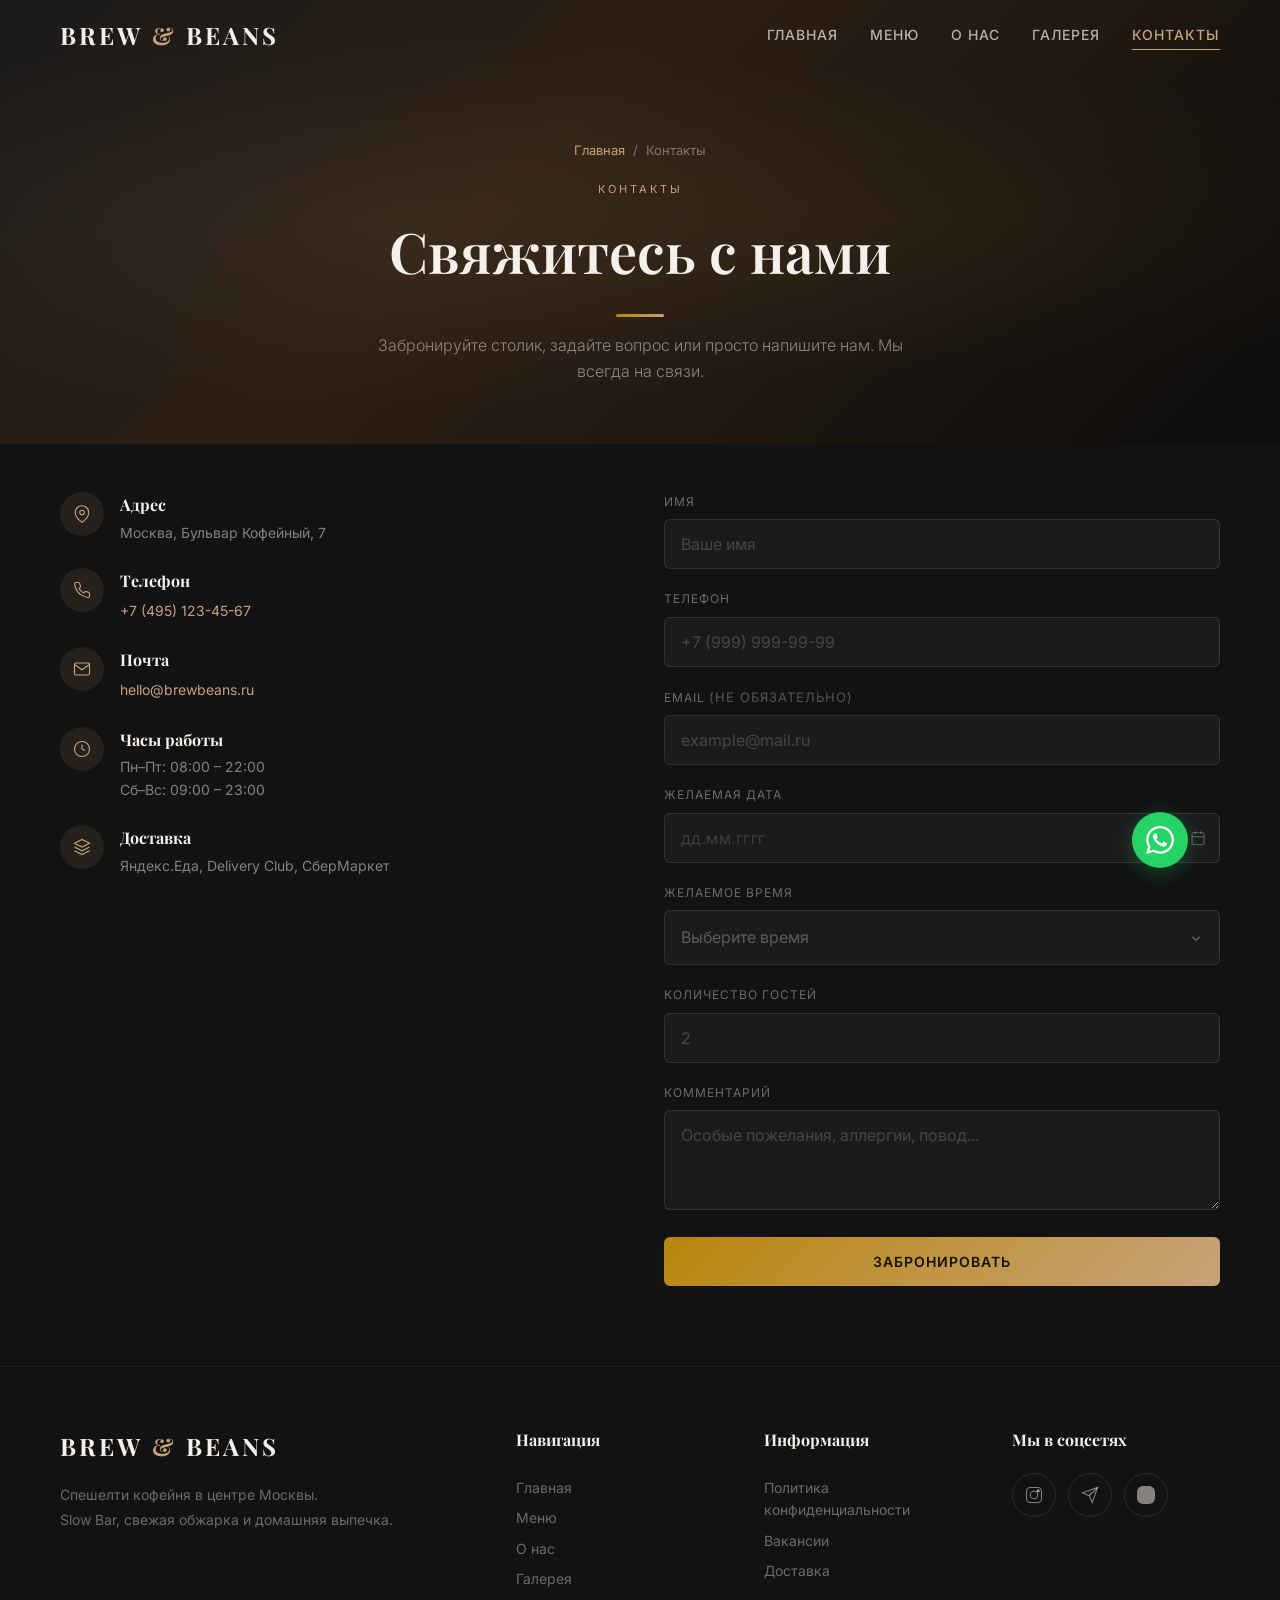
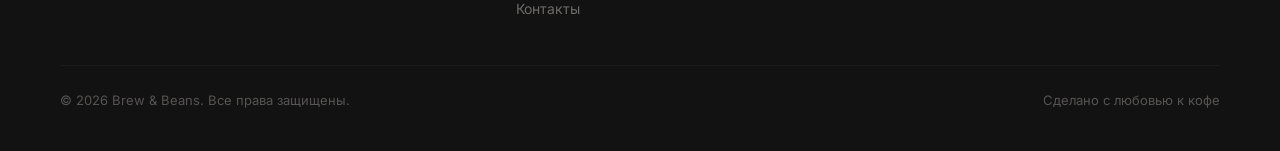
<file: brew-beans/multipage/contact.html>
<!DOCTYPE html>
<html lang="ru">
<head>
  <meta charset="UTF-8">
  <meta name="viewport" content="width=device-width, initial-scale=1.0">
  <title>Контакты — BREW & BEANS</title>
  <meta name="description" content="Контакты кофейни Brew & Beans: адрес, телефон, форма бронирования столика.">
  <link rel="canonical" href="https://brewbeans.ru/contact.html">
  <meta name="theme-color" content="#121212">
  <meta name="robots" content="index, follow">
  <link rel="icon" type="image/svg+xml" href="favicon.svg">
  <link rel="icon" type="image/png" sizes="32x32" href="favicon-32.png">
  <link rel="apple-touch-icon" sizes="180x180" href="apple-touch-icon.png">
  <link rel="manifest" href="site.webmanifest">
  <meta property="og:type" content="website">
  <meta property="og:site_name" content="Brew & Beans">
  <meta property="og:locale" content="ru_RU">
  <meta property="og:title" content="Контакты — BREW & BEANS">
  <meta property="og:description" content="Контакты кофейни Brew & Beans: адрес, телефон, форма бронирования столика.">
  <meta property="og:url" content="https://brewbeans.ru/contact.html">
  <meta property="og:image" content="https://brewbeans.ru/og-image.jpg">
  <meta property="og:image:width" content="1200">
  <meta property="og:image:height" content="630">
  <meta name="twitter:card" content="summary_large_image">
  <meta name="twitter:title" content="Контакты — BREW & BEANS">
  <meta name="twitter:description" content="Контакты кофейни Brew & Beans: адрес, телефон, форма бронирования столика.">
  <meta name="twitter:image" content="https://brewbeans.ru/og-image.jpg">
  <link rel="preconnect" href="https://fonts.googleapis.com">
  <link rel="preconnect" href="https://fonts.gstatic.com" crossorigin>
  <link href="https://fonts.googleapis.com/css2?family=Inter:wght@300;400;500;600&family=Playfair+Display:ital,wght@0,400;0,500;0,600;0,700;1,400&display=swap" rel="stylesheet">
  <link rel="stylesheet" href="css/style.css">
</head>
<body>

<header class="header" id="header">
  <div class="container">
    <a href="index.html" class="logo">BREW <span>&</span> BEANS</a>
    <nav class="nav">
      <a href="index.html">Главная</a>
      <a href="menu.html">Меню</a>
      <a href="about.html">О нас</a>
      <a href="gallery.html">Галерея</a>
      <a href="contact.html" class="active">Контакты</a>
    </nav>
    <button class="burger" id="burger" type="button" aria-label="Меню">
      <span></span><span></span><span></span>
    </button>
  </div>
</header>

<div class="mobile-menu" id="mobileMenu">
  <a href="index.html" data-mobile-link>Главная</a>
  <a href="menu.html" data-mobile-link>Меню</a>
  <a href="about.html" data-mobile-link>О нас</a>
  <a href="gallery.html" data-mobile-link>Галерея</a>
  <a href="contact.html" data-mobile-link>Контакты</a>
</div>

<section class="page-header">
  <div class="container">
    <div class="breadcrumbs">
      <a href="index.html">Главная</a>
      <span>/</span>
      <span>Контакты</span>
    </div>
    <p class="page-label">Контакты</p>
    <h1 class="page-title">Свяжитесь с нами</h1>
    <p class="page-desc">Забронируйте столик, задайте вопрос или просто напишите нам. Мы всегда на связи.</p>
  </div>
</section>

<section class="section" style="padding-top:0;">
  <div class="container">
    <div class="contact-grid">
      <div class="contact-info reveal">
        <div class="contact-info-item">
          <div class="contact-info-icon">
            <svg width="18" height="18" viewBox="0 0 24 24" fill="none" stroke="currentColor" stroke-width="1.5"><path d="M21 10c0 7-9 13-9 13s-9-6-9-13a9 9 0 0 1 18 0z"/><circle cx="12" cy="10" r="3"/></svg>
          </div>
          <div class="contact-info-text">
            <h4>Адрес</h4>
            <p>Москва, Бульвар Кофейный, 7</p>
          </div>
        </div>
        <div class="contact-info-item">
          <div class="contact-info-icon">
            <svg width="18" height="18" viewBox="0 0 24 24" fill="none" stroke="currentColor" stroke-width="1.5"><path d="M22 16.92v3a2 2 0 0 1-2.18 2 19.79 19.79 0 0 1-8.63-3.07 19.5 19.5 0 0 1-6-6 19.79 19.79 0 0 1-3.07-8.67A2 2 0 0 1 4.11 2h3a2 2 0 0 1 2 1.72 12.84 12.84 0 0 0 .7 2.81 2 2 0 0 1-.45 2.11L8.09 9.91a16 16 0 0 0 6 6l1.27-1.27a2 2 0 0 1 2.11-.45 12.84 12.84 0 0 0 2.81.7A2 2 0 0 1 22 16.92z"/></svg>
          </div>
          <div class="contact-info-text">
            <h4>Телефон</h4>
            <a href="tel:+74951234567">+7 (495) 123-45-67</a>
          </div>
        </div>
        <div class="contact-info-item">
          <div class="contact-info-icon">
            <svg width="18" height="18" viewBox="0 0 24 24" fill="none" stroke="currentColor" stroke-width="1.5"><path d="M4 4h16c1.1 0 2 .9 2 2v12c0 1.1-.9 2-2 2H4c-1.1 0-2-.9-2-2V6c0-1.1.9-2 2-2z"/><polyline points="22,6 12,13 2,6"/></svg>
          </div>
          <div class="contact-info-text">
            <h4>Почта</h4>
            <a href="mailto:hello@brewbeans.ru">hello@brewbeans.ru</a>
          </div>
        </div>
        <div class="contact-info-item">
          <div class="contact-info-icon">
            <svg width="18" height="18" viewBox="0 0 24 24" fill="none" stroke="currentColor" stroke-width="1.5"><circle cx="12" cy="12" r="10"/><polyline points="12 6 12 12 16 14"/></svg>
          </div>
          <div class="contact-info-text">
            <h4>Часы работы</h4>
            <p>Пн–Пт: 08:00 – 22:00<br>Сб–Вс: 09:00 – 23:00</p>
          </div>
        </div>
        <div class="contact-info-item">
          <div class="contact-info-icon">
            <svg width="18" height="18" viewBox="0 0 24 24" fill="none" stroke="currentColor" stroke-width="1.5"><path d="M12 2L2 7l10 5 10-5-10-5z"/><path d="M2 17l10 5 10-5"/><path d="M2 12l10 5 10-5"/></svg>
          </div>
          <div class="contact-info-text">
            <h4>Доставка</h4>
            <p>Яндекс.Еда, Delivery Club, СберМаркет</p>
          </div>
        </div>
        <iframe class="contact-map" src="https://yandex.ru/map-widget/v1/?ll=37.6176%2C55.7558&z=15&l=map&pt=37.6176%2C55.7558%2Cpm2gol&text=Москва%2C%20Бульвар%20Кофейный%2C%207" loading="lazy" title="Карта"></iframe>
      </div>
      <form class="contact-form reveal reveal-delay-1" id="contactForm" novalidate>
        <div class="form-group">
          <label for="formName">Имя</label>
          <input type="text" id="formName" placeholder="Ваше имя" autocomplete="name" required>
          <div class="form-error" id="nameError">Пожалуйста, введите имя (минимум 2 символа)</div>
        </div>
        <div class="form-group">
          <label for="formPhone">Телефон</label>
          <input type="tel" id="formPhone" placeholder="+7 (999) 999-99-99" autocomplete="tel" required>
          <div class="form-error" id="phoneError">Пожалуйста, введите корректный номер телефона</div>
        </div>
        <div class="form-group">
          <label for="formEmail">Email <span style="color:rgba(245,240,235,0.3);font-weight:400;font-size:13px;">(не обязательно)</span></label>
          <input type="email" id="formEmail" placeholder="example@mail.ru" autocomplete="email">
          <div class="form-error" id="emailError">Пожалуйста, введите корректный email</div>
        </div>
        <div class="form-group">
          <label for="formDate">Желаемая дата</label>
          <div class="date-input-wrapper">
            <input type="text" id="formDate" required placeholder="дд.мм.гггг" inputmode="numeric" autocomplete="off">
            <button type="button" class="date-cal-btn" id="formDateBtn" aria-label="Календарь">
              <svg width="16" height="16" viewBox="0 0 24 24" fill="none" stroke="currentColor" stroke-width="2"><rect x="3" y="4" width="18" height="18" rx="2"/><line x1="16" y1="2" x2="16" y2="6"/><line x1="8" y1="2" x2="8" y2="6"/><line x1="3" y1="10" x2="21" y2="10"/></svg>
            </button>
            <input type="date" id="formDatePicker" aria-hidden="true" tabindex="-1" class="date-picker-hidden">
          </div>
          <div class="form-error" id="dateError">Пожалуйста, введите корректную дату (не раньше завтрашнего дня)</div>
        </div>
        <div class="form-group">
          <label>Желаемое время</label>
          <div class="time-picker-wrapper">
            <div class="time-picker-trigger" id="formTimeTrigger" role="button" tabindex="0">
              <span class="time-picker-value placeholder" id="formTimeValue">Выберите время</span>
              <svg class="time-picker-arrow" width="14" height="14" viewBox="0 0 12 12" fill="none" stroke="currentColor" stroke-width="1.5"><path d="M3 5l3 3 3-3"/></svg>
            </div>
            <div class="time-picker-dropdown" id="formTimeDropdown"></div>
            <input type="hidden" id="formTime" name="formTime">
          </div>
          <div class="form-error" id="timeError">Пожалуйста, выберите время</div>
        </div>
        <div class="form-group">
          <label for="formGuests">Количество гостей</label>
          <input type="number" id="formGuests" placeholder="2" min="1" max="20">
          <div class="form-error" id="guestsError">Пожалуйста, укажите количество гостей (от 1 до 20)</div>
        </div>
        <div class="form-group">
          <label for="formComment">Комментарий</label>
          <textarea id="formComment" placeholder="Особые пожелания, аллергии, повод..." rows="3"></textarea>
        </div>
        <button type="submit" class="form-submit">Забронировать</button>
      </form>
    </div>
  </div>
</section>

<footer class="footer">
  <div class="container">
    <div class="footer-grid">
      <div class="footer-brand">
        <a href="index.html" class="logo">BREW <span>&</span> BEANS</a>
        <p>Спешелти кофейня в центре Москвы.<br>Slow Bar, свежая обжарка и домашняя выпечка.</p>
      </div>
      <div class="footer-links">
        <h4>Навигация</h4>
        <a href="index.html">Главная</a>
        <a href="menu.html">Меню</a>
        <a href="about.html">О нас</a>
        <a href="gallery.html">Галерея</a>
        <a href="contact.html">Контакты</a>
      </div>
      <div class="footer-links">
        <h4>Информация</h4>
        <a href="privacy.html">Политика конфиденциальности</a>
        <a href="mailto:hello@brewbeans.ru?subject=Вакансия%20в%20Brew%20%26%20Beans">Вакансии</a>
        <a href="contact.html">Доставка</a>
      </div>
      <div>
        <h4>Мы в соцсетях</h4>
        <div class="footer-social">
          <a href="https://instagram.com/brewbeans" target="_blank" rel="noopener" aria-label="Instagram"><svg width="18" height="18" viewBox="0 0 24 24" fill="none" stroke="currentColor" stroke-width="1.5"><rect x="2" y="2" width="20" height="20" rx="5"/><circle cx="12" cy="12" r="5"/><circle cx="17.5" cy="6.5" r="1.5" fill="currentColor"/></svg></a>
          <a href="https://t.me/brewbeans" target="_blank" rel="noopener" aria-label="Telegram"><svg width="18" height="18" viewBox="0 0 24 24" fill="none" stroke="currentColor" stroke-width="1.5"><path d="M22 2 11 13"/><path d="M22 2 15 22 11 13 2 9 22 2z"/></svg></a>
          <a href="https://vk.com/brewbeans" target="_blank" rel="noopener" aria-label="VK"><svg width="18" height="18" viewBox="0 0 24 24" fill="currentColor"><path d="M15.684 0H8.316C3.606 0 0 3.606 0 8.316v7.368C0 20.394 3.606 24 8.316 24h7.368C20.394 24 24 20.394 24 15.684V8.316C24 3.606 20.394 0 15.684 0zm3.6 16.772h-1.5c-.6 0-.78-.456-1.44-1.296-.72-.78-1.02-.876-1.2-.876-.24 0-.36.12-.36.72v1.02c0 .3-.12.48-.54.48a5.11 5.11 0 0 1-2.22-.9c-1.56-.96-2.76-2.88-2.88-3.06-.12-.24-.24-.48-.24-.72 0-.18.12-.36.24-.36s.36-.12.48-.12.18-.12.12-.24c-.06-.12-.24-.48-.36-.72-.3-.72-.84-1.56-1.2-2.04-.18-.24-.36-.36-.6-.36h-.48c-.18 0-.36.12-.36.36v.6c0 .36.12.72.24 1.02.6 1.2 1.56 2.28 1.68 2.4.12.12.24.24.24.36 0 .12-.12.24-.24.36-.24.24-.36.48-.36.72 0 .24.12.48.24.6.6.72 1.68 1.74 1.68 1.74s.12.12.12.24c0 .12-.12.24-.24.36-.36.36-1.08 1.2-1.2 1.44-.12.24-.36.48-.12.72.24.24.72.36 1.08.48.48.12.96.36 1.44.72.48.36.96.84 1.44 1.44.36.48.72.96 1.08 1.2.24.12.48.24.72.24h1.5c.36 0 .6-.24.6-.6v-1.44c0-.36.12-.6.36-.6.24 0 .48.12.84.6.24.36.48.72.84 1.08.24.24.48.48.84.48h1.5c.36 0 .6-.24.6-.6-.06-.48-.84-1.44-1.68-2.4-.48-.6-.84-1.08-.96-1.32-.12-.24-.12-.48 0-.72.12-.24.6-.72 1.08-1.2.72-.72 1.56-1.68 1.8-2.16.24-.48.48-.84.6-1.08.12-.24 0-.48-.24-.48z"/></svg></a>
        </div>
      </div>
    </div>
    <div class="footer-bottom">
      <span>&copy; 2026 Brew & Beans. Все права защищены.</span>
      <span>Сделано с любовью к кофе</span>
    </div>
  </div>
</footer>

<a class="whatsapp-float" href="https://wa.me/79853697595" target="_blank" rel="noopener" aria-label="WhatsApp">
  <svg viewBox="0 0 24 24"><path d="M17.472 14.382c-.297-.149-1.758-.867-2.03-.967-.273-.099-.471-.148-.67.15-.197.297-.767.966-.94 1.164-.173.199-.347.223-.644.075-.297-.15-1.255-.463-2.39-1.475-.883-.788-1.48-1.761-1.653-2.059-.173-.297-.018-.458.13-.606.134-.133.298-.347.446-.52.149-.174.198-.298.298-.497.099-.198.05-.371-.025-.52-.075-.149-.669-1.612-.916-2.207-.242-.579-.487-.5-.669-.51-.173-.008-.371-.01-.57-.01-.198 0-.52.074-.792.372-.272.297-1.04 1.016-1.04 2.479 0 1.462 1.065 2.875 1.213 3.074.149.198 2.096 3.2 5.077 4.487.709.306 1.262.489 1.694.625.712.227 1.36.195 1.871.118.571-.085 1.758-.719 2.006-1.413.248-.694.248-1.289.173-1.413-.074-.124-.272-.198-.57-.347m-5.421 7.403h-.004a9.87 9.87 0 01-5.031-1.378l-.361-.214-3.741.982.998-3.648-.235-.374a9.86 9.86 0 01-1.51-5.26c.001-5.45 4.436-9.884 9.888-9.884 2.64 0 5.122 1.03 6.988 2.898a9.825 9.825 0 012.893 6.994c-.003 5.45-4.437 9.884-9.885 9.884m8.413-18.297A11.815 11.815 0 0012.05 0C5.495 0 .16 5.335.157 11.892c0 2.096.547 4.142 1.588 5.945L.057 24l6.305-1.654a11.882 11.882 0 005.683 1.448h.005c6.554 0 11.89-5.335 11.893-11.893a11.821 11.821 0 00-3.48-8.413z"/></svg>
</a>

<button class="scroll-top" id="scrollTop" type="button" aria-label="Наверх">
  <svg width="20" height="20" viewBox="0 0 24 24" fill="none" stroke="currentColor" stroke-width="2"><polyline points="18 15 12 9 6 15"/></svg>
</button>

<div class="toast" id="toast"><span>Спасибо!</span> Мы свяжемся с вами в ближайшее время.</div>

<script>
(function() {
  'use strict';

  /* ═══════════════════════════════════════════════════════════════
     ☝️  ЗАМЕНИТЕ ЭТОТ URL на адрес вашего бэкенда после деплоя!
        Например: https://cafe-bot.onrender.com
     ═══════════════════════════════════════════════════════════════ */
  var BACKEND_URL = 'https://cafe-bot-ulig.onrender.com';

  function submitBooking(data) {
    return fetch(BACKEND_URL + '/api/book', {
      method: 'POST',
      headers: { 'Content-Type': 'application/json' },
      body: JSON.stringify(data)
    }).then(function(r) {
      if (!r.ok) throw new Error('Server error');
      return r.json();
    });
  }

  function fetchBlockedTimes(dateStr) {
    return fetch(BACKEND_URL + '/api/blocked?date=' + encodeURIComponent(dateStr))
      .then(function(r) { return r.json(); })
      .catch(function() { return { blocked: [] }; });
  }

  function updateBlockedTimes(blocked) {
    if (!timeDropdown) return;
    timeDropdown.querySelectorAll('.time-picker-option').forEach(function(el) {
      if (blocked.indexOf(el.dataset.value) !== -1) {
        el.classList.add('disabled');
      } else {
        el.classList.remove('disabled');
      }
    });
  }

  function onDateChanged() {
    var val = dateInput.value.trim();
    if (val.length === 10) {
      fetchBlockedTimes(val).then(function(res) {
        if (res && res.blocked) updateBlockedTimes(res.blocked);
      });
    } else {
      updateBlockedTimes([]);
    }
  }

  /* ---------- Валидация формы ---------- */
  var form = document.getElementById('contactForm');
  if (!form) return;

  var nameInput = document.getElementById('formName');
  var phoneInput = document.getElementById('formPhone');
  var emailInput = document.getElementById('formEmail');
  var dateInput = document.getElementById('formDate');
  var timeInput = document.getElementById('formTime');
  var guestsInput = document.getElementById('formGuests');
  var commentInput = document.getElementById('formComment');
  var toast = document.getElementById('toast');

  var nameError = document.getElementById('nameError');
  var phoneError = document.getElementById('phoneError');
  var emailError = document.getElementById('emailError');
  var dateError = document.getElementById('dateError');
  var timeError = document.getElementById('timeError');
  var guestsError = document.getElementById('guestsError');

  function validateName() {
    var val = nameInput.value.trim();
    if (val.length < 2) {
      nameInput.classList.add('error');
      nameError.classList.add('show');
      return false;
    }
    nameInput.classList.remove('error');
    nameError.classList.remove('show');
    return true;
  }

  function validatePhone() {
    var val = phoneInput.value.trim().replace(/[\s\-\(\)]/g, '');
    var phoneRegex = /^(\+7|8)?\d{10}$/;
    if (!phoneRegex.test(val)) {
      phoneInput.classList.add('error');
      phoneError.classList.add('show');
      return false;
    }
    phoneInput.classList.remove('error');
    phoneError.classList.remove('show');
    return true;
  }

  function validateEmail() {
    var val = emailInput.value.trim();
    if (!val) return true;
    var emailRegex = /^[^\s@]+@[^\s@]+\.[^\s@]+$/;
    if (!emailRegex.test(val)) {
      emailInput.classList.add('error');
      emailError.classList.add('show');
      return false;
    }
    emailInput.classList.remove('error');
    emailError.classList.remove('show');
    return true;
  }

  function validateDate() {
    var val = dateInput.value.trim();
    if (!val) {
      dateInput.classList.add('error');
      dateError.classList.add('show');
      return false;
    }
    var parts = val.split('.');
    if (parts.length !== 3) {
      dateInput.classList.add('error');
      dateError.classList.add('show');
      return false;
    }
    var day = parseInt(parts[0], 10);
    var month = parseInt(parts[1], 10) - 1;
    var year = parseInt(parts[2], 10);
    if (isNaN(day) || isNaN(month) || isNaN(year)) {
      dateInput.classList.add('error');
      dateError.classList.add('show');
      return false;
    }
    var selected = new Date(year, month, day);
    if (selected.getDate() !== day || selected.getMonth() !== month || selected.getFullYear() !== year) {
      dateInput.classList.add('error');
      dateError.classList.add('show');
      return false;
    }
    var today = new Date();
    today.setHours(0, 0, 0, 0);
    if (selected <= today) {
      dateInput.classList.add('error');
      dateError.classList.add('show');
      return false;
    }
    dateInput.classList.remove('error');
    dateError.classList.remove('show');
    return true;
  }

  function validateTime() {
    if (!timeInput || !timeInput.value.trim()) {
      if (timeError) timeError.classList.add('show');
      return false;
    }
    if (timeError) timeError.classList.remove('show');
    return true;
  }

  function validateGuests() {
    var val = guestsInput ? parseInt(guestsInput.value, 10) : 0;
    if (!val || val < 1 || val > 20) {
      if (guestsError) guestsError.classList.add('show');
      if (guestsInput) guestsInput.classList.add('error');
      return false;
    }
    if (guestsError) guestsError.classList.remove('show');
    if (guestsInput) guestsInput.classList.remove('error');
    return true;
  }

  nameInput.addEventListener('input', function() {
    nameInput.classList.remove('error');
    nameError.classList.remove('show');
  });
  phoneInput.addEventListener('input', function() {
    phoneInput.classList.remove('error');
    phoneError.classList.remove('show');
    formatPhone();
  });
  emailInput.addEventListener('input', function() {
    emailInput.classList.remove('error');
    emailError.classList.remove('show');
  });
  if (guestsInput) {
    guestsInput.addEventListener('input', function() {
      guestsInput.classList.remove('error');
      if (guestsError) guestsError.classList.remove('show');
    });
  }
  function maskDate() {
    var start = dateInput.selectionStart;
    var end = dateInput.selectionEnd;
    var prevLen = dateInput.value.length;
    var val = dateInput.value.replace(/[^\d]/g, '');
    var formatted = '';
    if (val.length > 0) {
      if (val.length <= 2) {
        formatted = val;
      } else if (val.length <= 4) {
        formatted = val.slice(0, 2) + '.' + val.slice(2);
      } else {
        formatted = val.slice(0, 2) + '.' + val.slice(2, 4) + '.' + val.slice(4, 8);
      }
    }
    if (formatted !== dateInput.value) {
      dateInput.value = formatted;
      var diff = dateInput.value.length - prevLen;
      dateInput.setSelectionRange(Math.max(0, start + diff), Math.max(0, start + diff));
    }
  }

  dateInput.addEventListener('input', function() {
    maskDate();
    dateInput.classList.remove('error');
    dateError.classList.remove('show');
  });

  var datePicker = document.getElementById('formDatePicker');
  var dateBtn = document.getElementById('formDateBtn');
  if (dateBtn && datePicker) {
    function openDatePicker() {
      try { datePicker.showPicker(); } catch (_) {}
      datePicker.focus();
    }
    dateBtn.addEventListener('click', function(e) {
      e.preventDefault();
      openDatePicker();
    });
    dateInput.addEventListener('click', function() {
      if (('ontouchstart' in window) || navigator.maxTouchPoints > 0) {
        openDatePicker();
      }
    });
    datePicker.addEventListener('change', function() {
      if (this.value) {
        var p = this.value.split('-');
        dateInput.value = p[2] + '.' + p[1] + '.' + p[0];
        dateInput.classList.remove('error');
        dateError.classList.remove('show');
        onDateChanged();
      }
    });
  }

  dateInput.addEventListener('blur', function() {
    onDateChanged();
  });

  function formatPhone() {
    var start = phoneInput.selectionStart;
    var end = phoneInput.selectionEnd;
    var prevLen = phoneInput.value.length;
    var digits = phoneInput.value.replace(/\D/g, '');
    if (digits.length > 0 && !digits.startsWith('7') && !digits.startsWith('8')) {
      digits = '7' + digits;
    }
    digits = digits.slice(0, 11);
    var formatted = '';
    if (digits.length > 0) {
      formatted = '+7';
      if (digits.length > 1) formatted += ' (' + digits.slice(1, 4);
      if (digits.length >= 5) formatted += ') ' + digits.slice(4, 7);
      if (digits.length >= 8) formatted += '-' + digits.slice(7, 9);
      if (digits.length >= 10) formatted += '-' + digits.slice(9, 11);
    }
    if (formatted !== phoneInput.value) {
      phoneInput.value = formatted;
      var diff = phoneInput.value.length - prevLen;
      var newPos = Math.max(4, start + diff);
      phoneInput.setSelectionRange(newPos, newPos);
    }
  }

  phoneInput.addEventListener('focus', function() {
    if (!phoneInput.value) {
      phoneInput.value = '+7 (';
    }
    phoneInput.setSelectionRange(4, 4);
  });
  phoneInput.addEventListener('click', function() {
    if (phoneInput.selectionStart < 4) {
      phoneInput.setSelectionRange(4, 4);
    }
  });

  /* ---------- КАСТОМНЫЙ ВЫБОР ВРЕМЕНИ ---------- */
  var timeTrigger = document.getElementById('formTimeTrigger');
  var timeDropdown = document.getElementById('formTimeDropdown');
  var timeValueEl = document.getElementById('formTimeValue');
  if (timeTrigger) {
    var times = [];
    for (var h = 8; h <= 22; h++) {
      for (var m = 0; m < 60; m += 30) {
        if (h === 22 && m > 0) break;
        var hh = String(h).padStart(2, '0');
        var mm = String(m).padStart(2, '0');
        times.push(hh + ':' + mm);
      }
    }
    times.forEach(function(t) {
      var opt = document.createElement('div');
      opt.className = 'time-picker-option';
      opt.textContent = t;
      opt.dataset.value = t;
      opt.addEventListener('click', function(e) {
        e.stopPropagation();
        if (opt.classList.contains('disabled')) return;
        selectTime(t);
      });
      timeDropdown.appendChild(opt);
    });
    function selectTime(t) {
      timeDropdown.querySelectorAll('.time-picker-option').forEach(function(el) {
        el.classList.toggle('selected', el.dataset.value === t);
      });
      timeValueEl.textContent = t;
      timeValueEl.classList.remove('placeholder');
      timeInput.value = t;
      timeTrigger.classList.remove('open');
      timeDropdown.classList.remove('open');
      if (timeError) timeError.classList.remove('show');
    }
    timeTrigger.addEventListener('click', function() {
      document.querySelectorAll('.time-picker-dropdown.open').forEach(function(d) {
        if (d !== timeDropdown) d.classList.remove('open');
      });
      timeTrigger.classList.toggle('open');
      timeDropdown.classList.toggle('open');
    });
    document.addEventListener('click', function(e) {
      if (!timeTrigger.contains(e.target)) {
        timeTrigger.classList.remove('open');
        timeDropdown.classList.remove('open');
      }
    });
  }

  form.addEventListener('keydown', function(e) {
    if (e.key === 'Enter') {
      e.preventDefault();
      var focusable = form.querySelectorAll('input, textarea, [tabindex]:not([tabindex="-1"])');
      var current = document.activeElement;
      for (var fi = 0; fi < focusable.length - 1; fi++) {
        if (focusable[fi] === current) {
          focusable[fi + 1].focus();
          break;
        }
      }
    }
  });

  form.addEventListener('submit', function(e) {
    e.preventDefault();
    var isNameValid = validateName();
    var isPhoneValid = validatePhone();
    var isEmailValid = validateEmail();
    var isDateValid = validateDate();
    var isTimeValid = validateTime();
    var isGuestsValid = validateGuests();
    if (isNameValid && isPhoneValid && isEmailValid && isDateValid && isTimeValid && isGuestsValid) {
      submitBooking({
        name: nameInput.value.trim(),
        phone: phoneInput.value.trim(),
        email: emailInput.value.trim(),
        date: dateInput.value.trim(),
        time: timeInput ? timeInput.value.trim() : '',
        guests: guestsInput ? (parseInt(guestsInput.value, 10) || 2) : 2,
        comment: commentInput ? commentInput.value.trim() : ''
      }).then(function(res) {
        if (res.ok) {
          form.reset();
          if (datePicker) datePicker.value = '';
          toast.classList.add('show');
          setTimeout(function() { toast.classList.remove('show'); }, 4000);
          [nameInput, phoneInput, emailInput, dateInput].forEach(function(inp) {
            inp.classList.remove('error');
          });
          [nameError, phoneError, emailError, dateError, timeError, guestsError].forEach(function(err) {
            if (err) err.classList.remove('show');
          });
          if (guestsInput) guestsInput.classList.remove('error');
          timeInput.value = '';
          if (timeValueEl) {
            timeValueEl.textContent = 'Выберите время';
            timeValueEl.classList.add('placeholder');
          }
          if (timeDropdown) {
            timeDropdown.querySelectorAll('.time-picker-option').forEach(function(el) {
              el.classList.remove('selected');
            });
          }
        } else {
          showErrorToast();
        }
      }).catch(function() {
        showErrorToast();
      });
    }
  });

  function showErrorToast() {
    toast.innerHTML = '<span>Ошибка!</span> Сервер временно недоступен. Попробуйте позже или позвоните нам.';
    toast.classList.add('show');
    setTimeout(function() {
      toast.classList.remove('show');
      toast.innerHTML = '<span>Спасибо!</span> Мы свяжемся с вами в ближайшее время.';
    }, 5000);
  }

})();
</script>
<script src="js/main.js"></script>

</body>
</html>
</file>
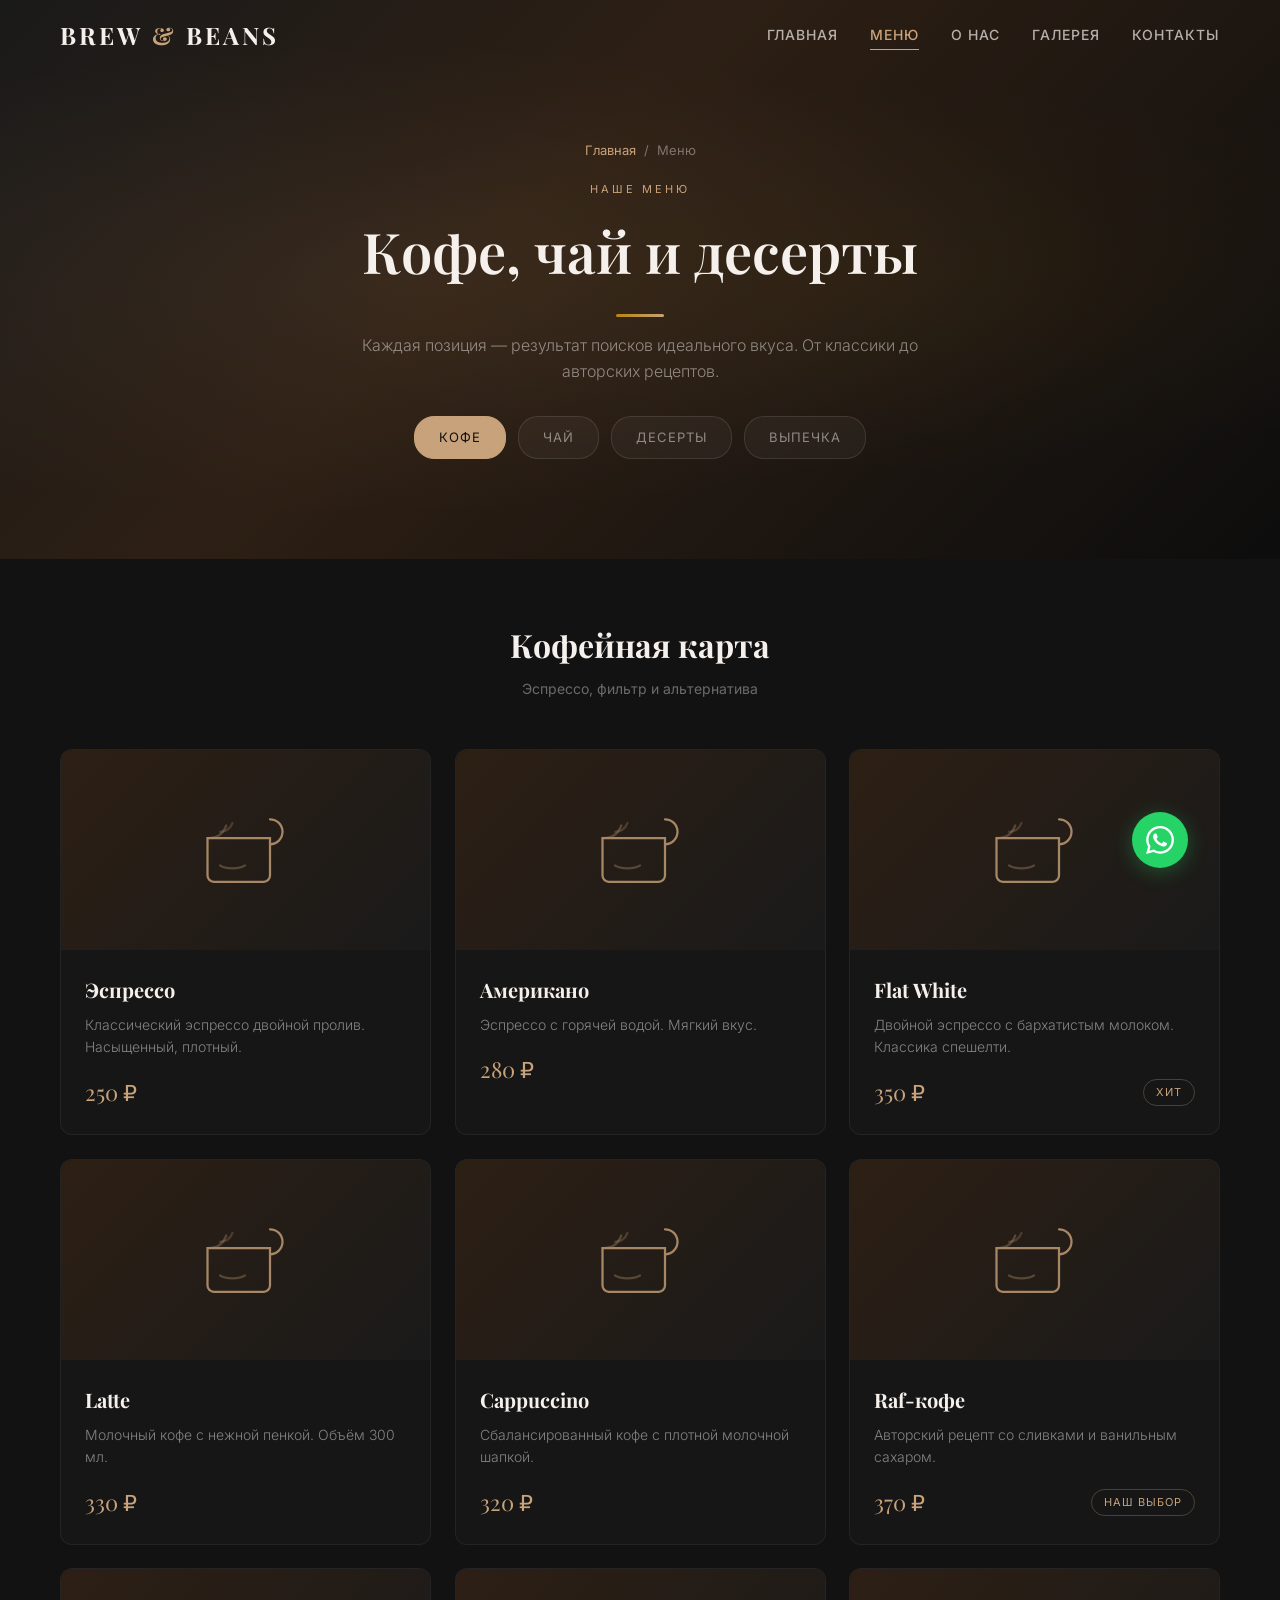
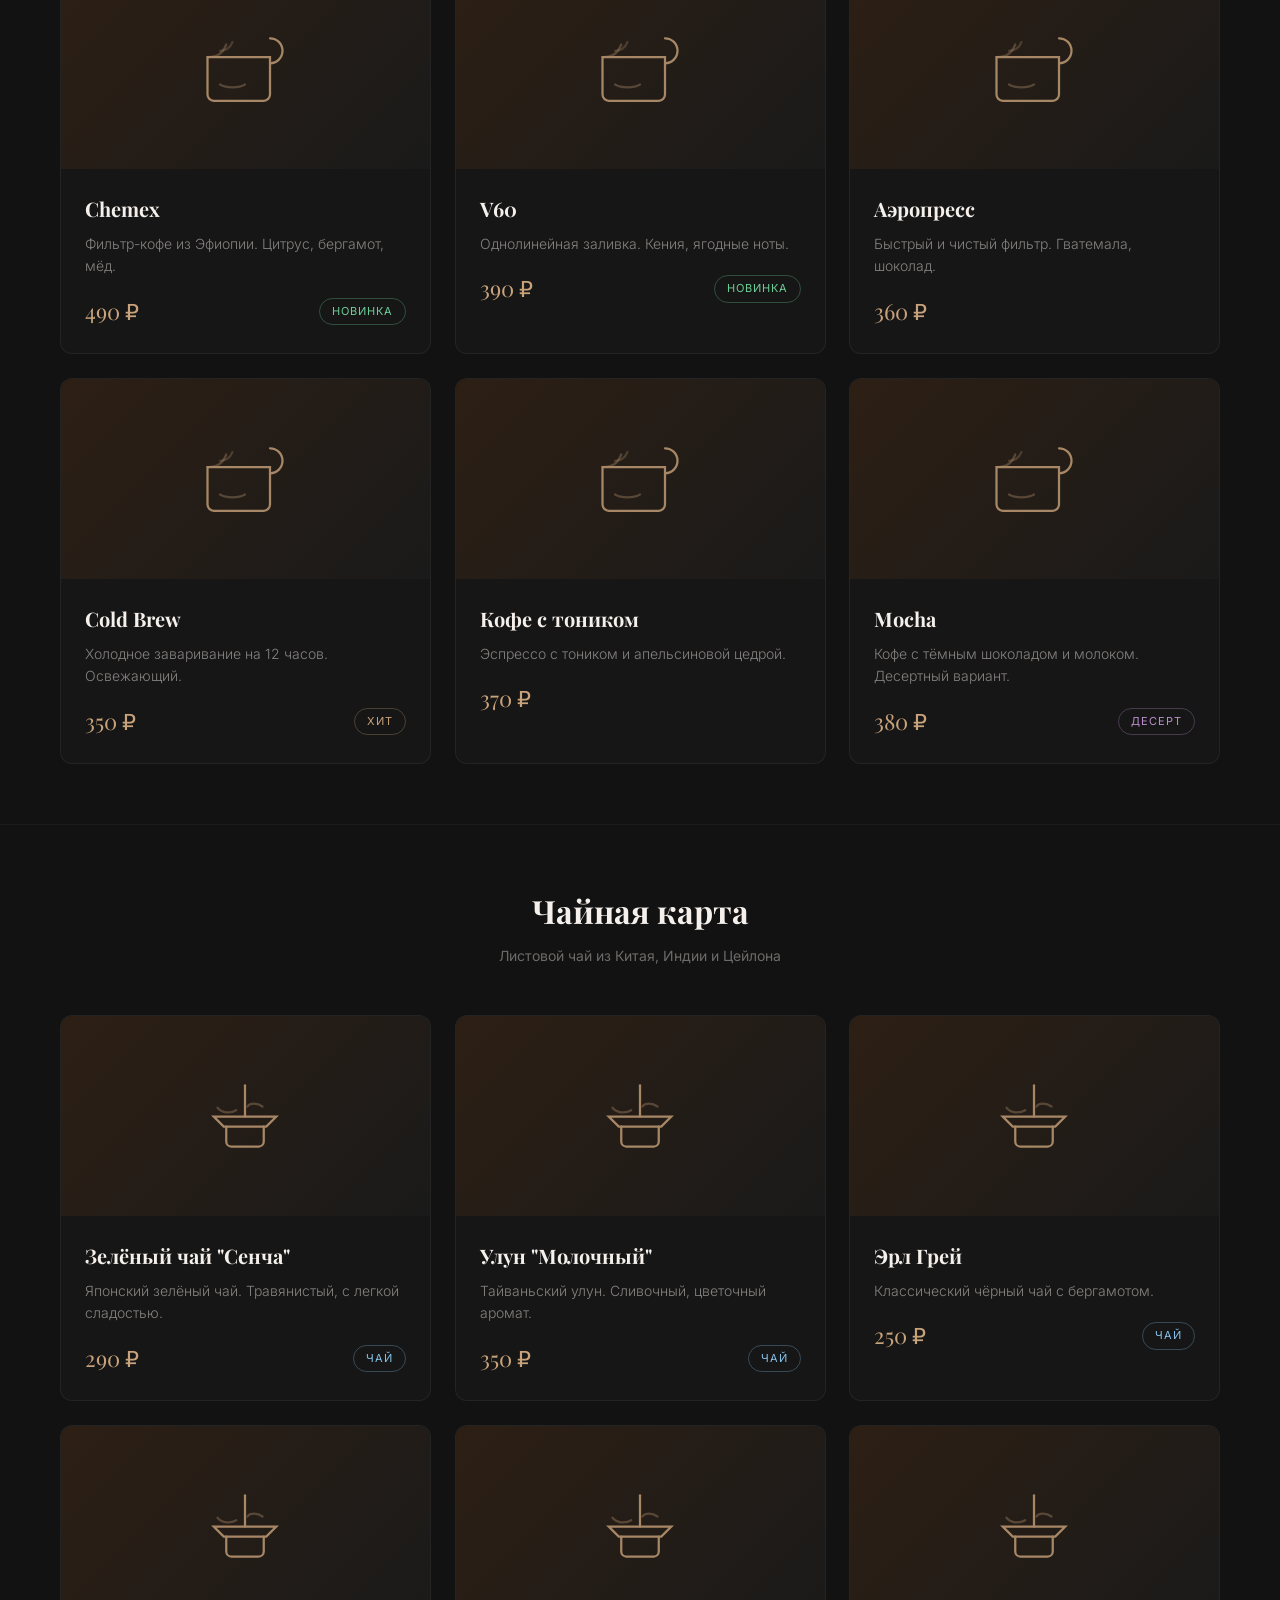
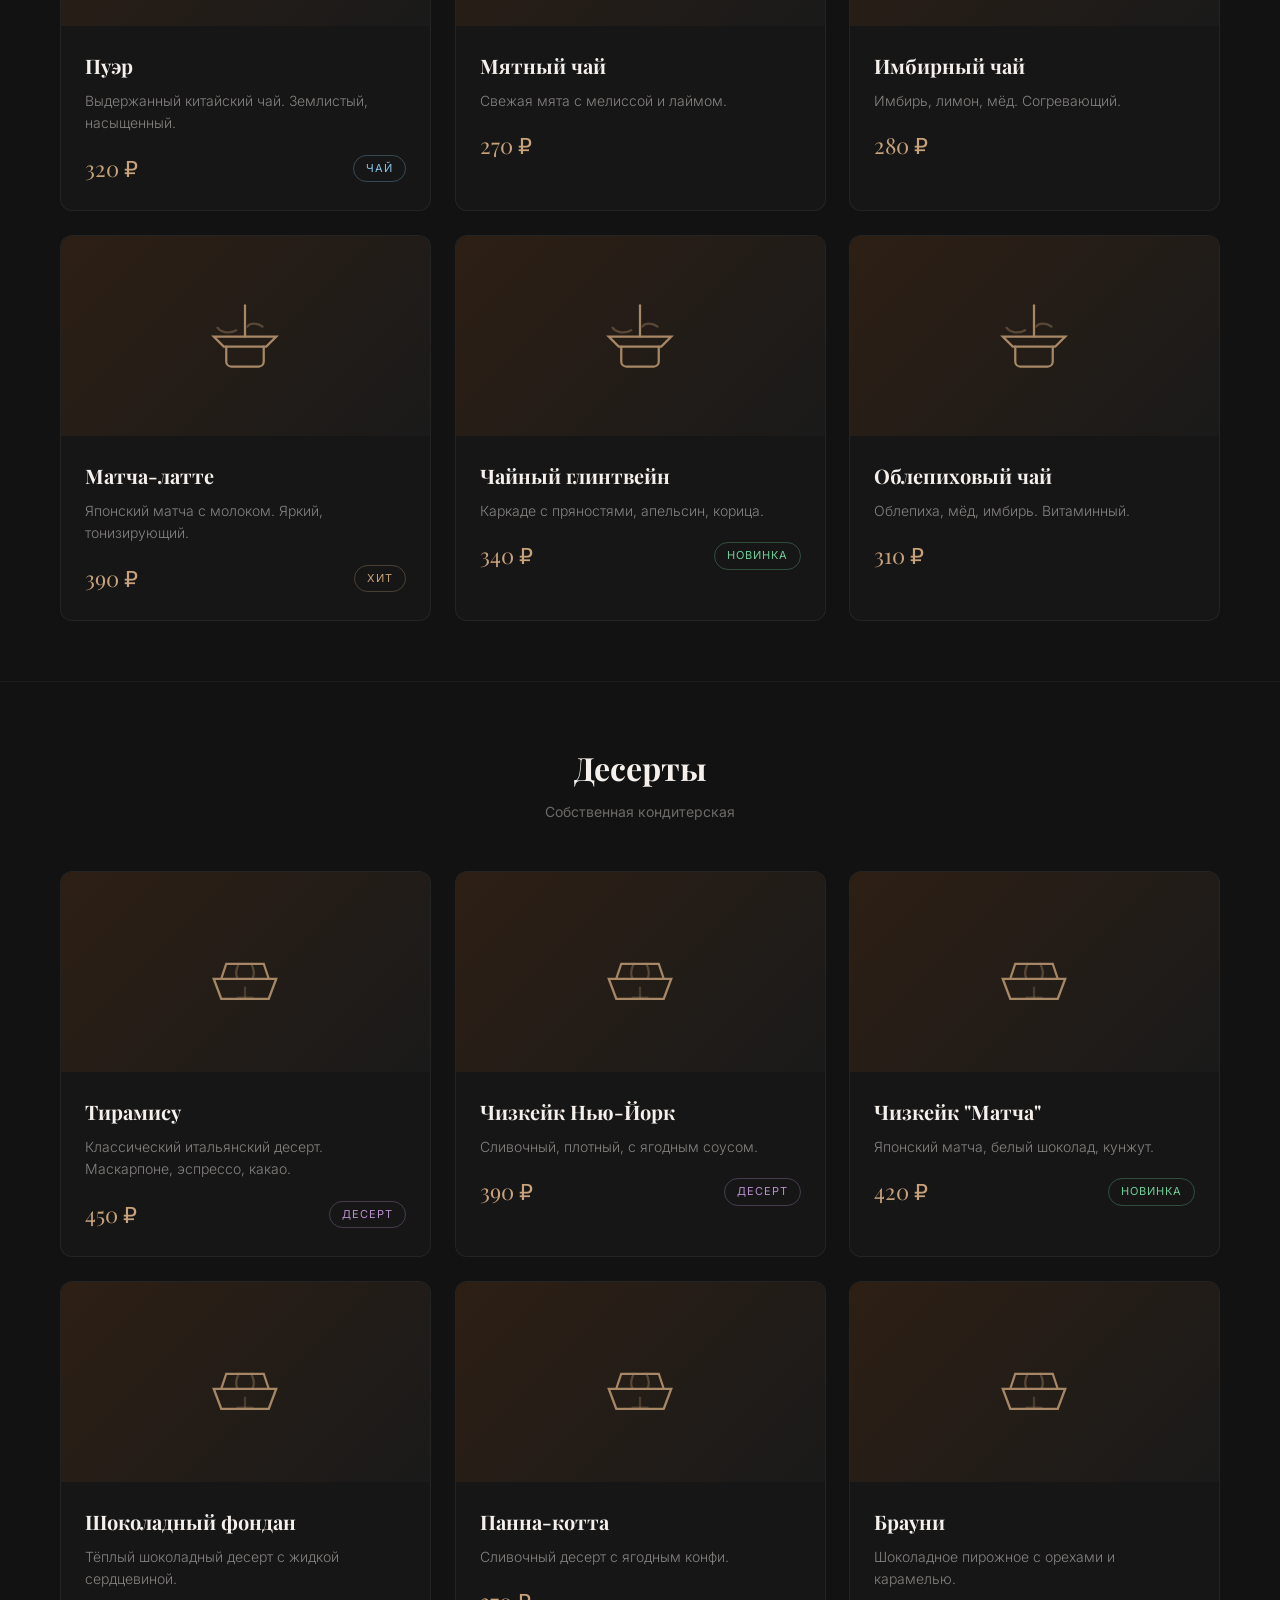
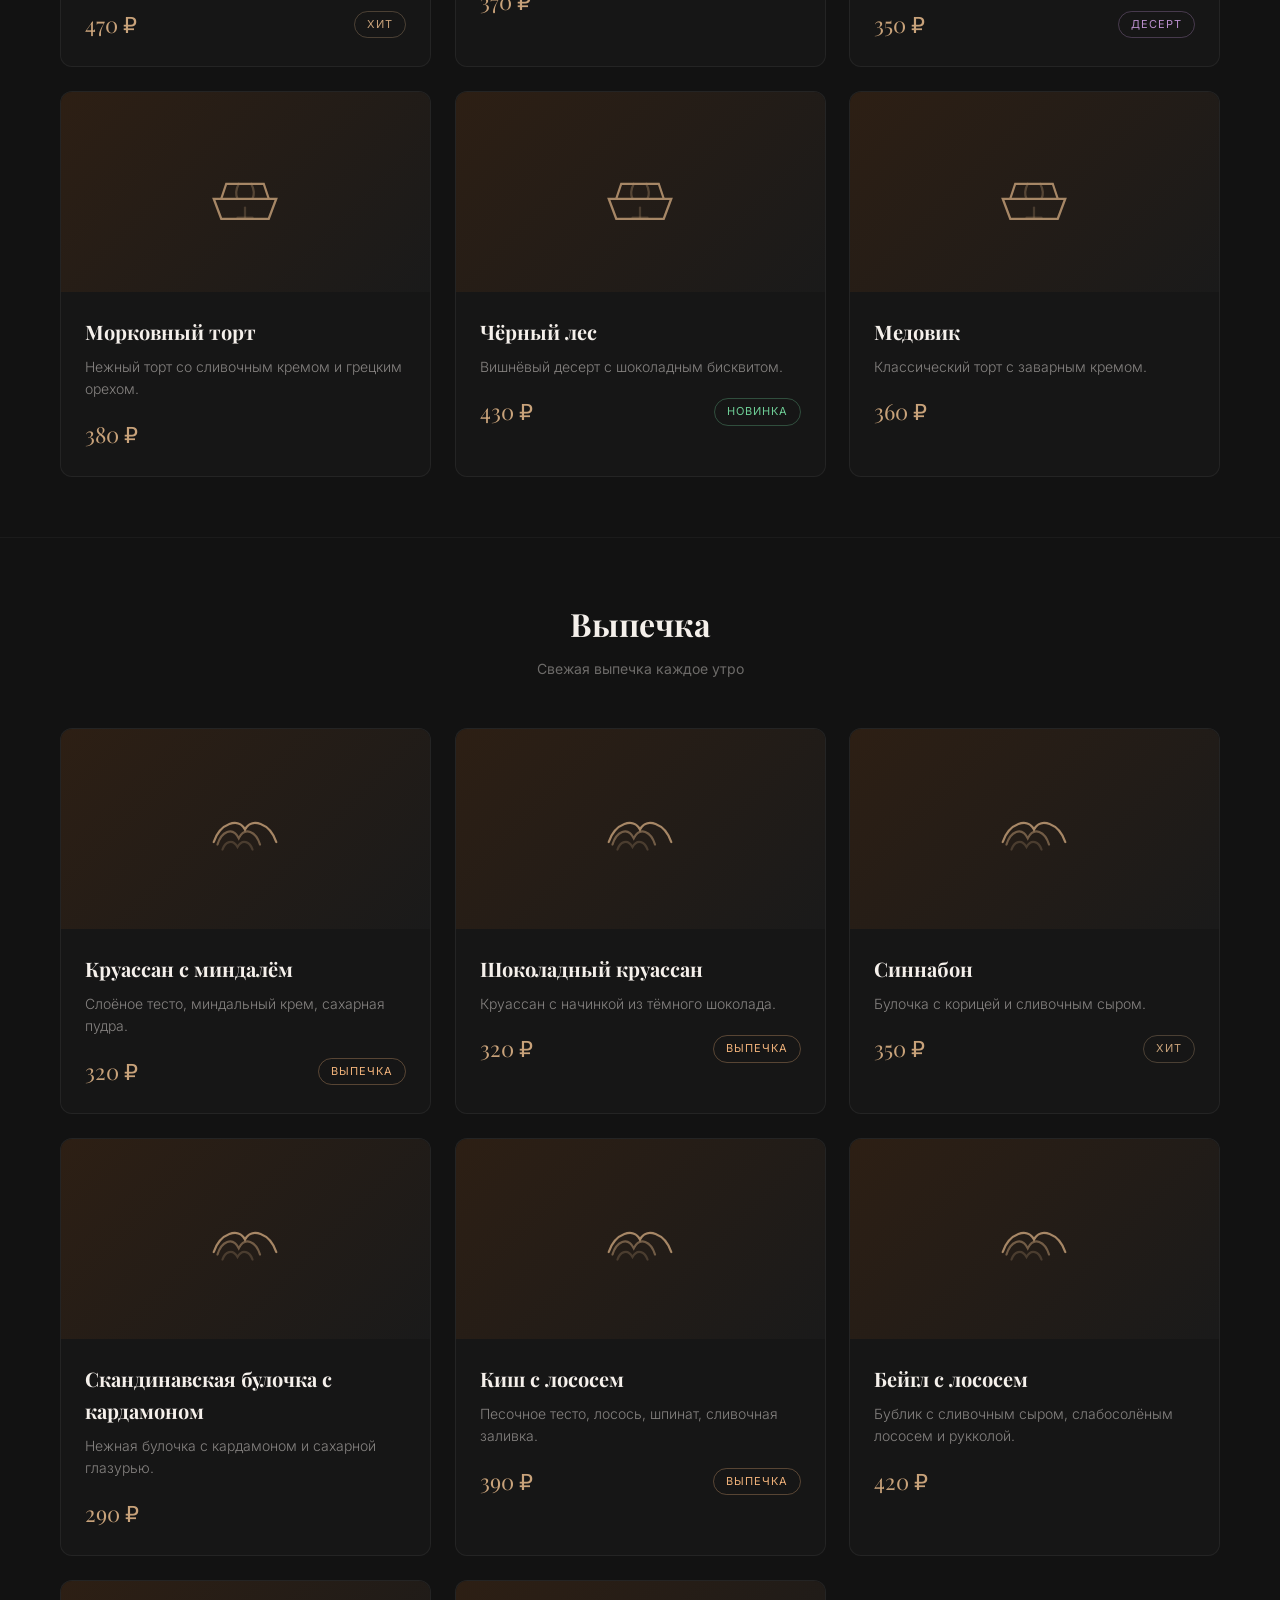
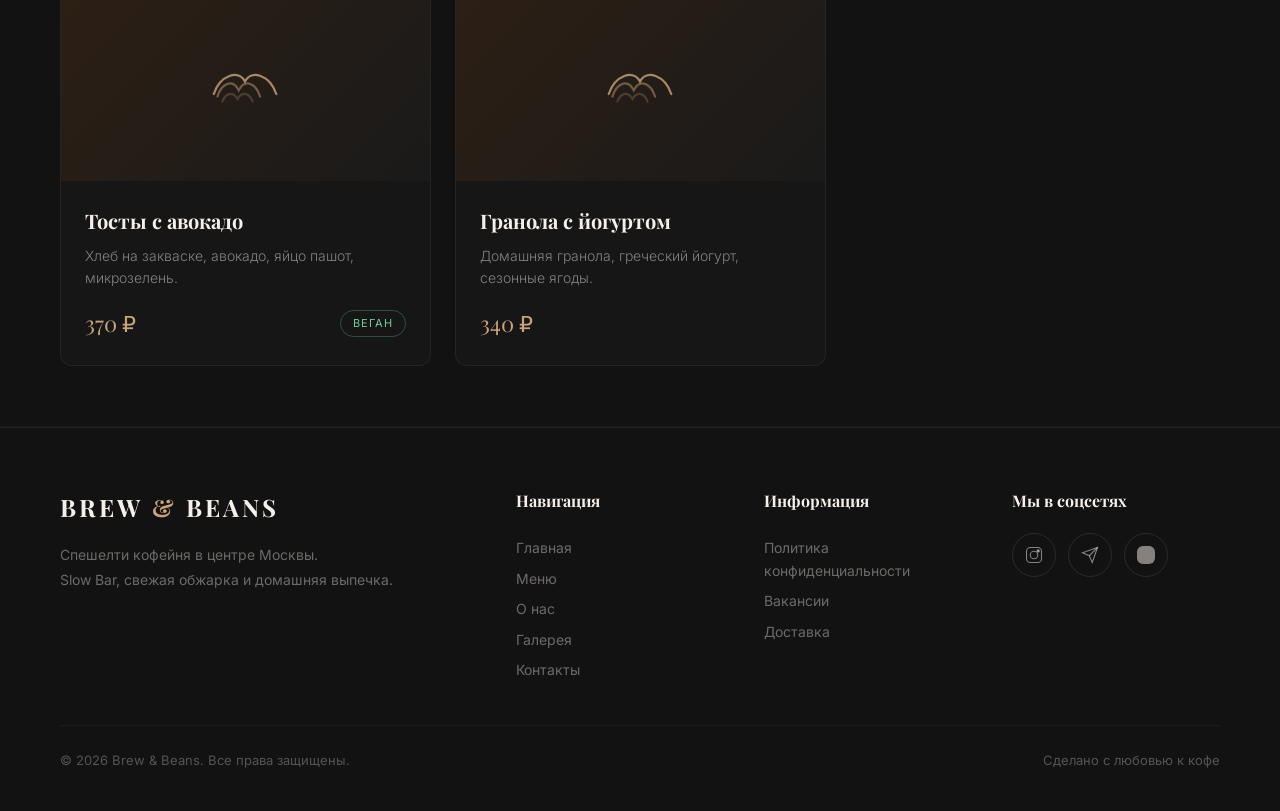
<file: brew-beans/multipage/menu.html>
<!DOCTYPE html>
<html lang="ru">
<head>
  <meta charset="UTF-8">
  <meta name="viewport" content="width=device-width, initial-scale=1.0">
  <title>Меню — BREW & BEANS</title>
  <meta name="description" content="Полное меню кофейни Brew & Beans: кофе, чай, десерты, выпечка.">
  <link rel="canonical" href="https://brewbeans.ru/menu.html">
  <meta name="theme-color" content="#121212">
  <meta name="robots" content="index, follow">
  <link rel="icon" type="image/svg+xml" href="favicon.svg">
  <link rel="icon" type="image/png" sizes="32x32" href="favicon-32.png">
  <link rel="apple-touch-icon" sizes="180x180" href="apple-touch-icon.png">
  <link rel="manifest" href="site.webmanifest">
  <meta property="og:type" content="website">
  <meta property="og:site_name" content="Brew & Beans">
  <meta property="og:locale" content="ru_RU">
  <meta property="og:title" content="Меню — BREW & BEANS">
  <meta property="og:description" content="Полное меню кофейни Brew & Beans: кофе, чай, десерты, выпечка.">
  <meta property="og:url" content="https://brewbeans.ru/menu.html">
  <meta property="og:image" content="https://brewbeans.ru/og-image.jpg">
  <meta property="og:image:width" content="1200">
  <meta property="og:image:height" content="630">
  <meta name="twitter:card" content="summary_large_image">
  <meta name="twitter:title" content="Меню — BREW & BEANS">
  <meta name="twitter:description" content="Полное меню кофейни Brew & Beans: кофе, чай, десерты, выпечка.">
  <meta name="twitter:image" content="https://brewbeans.ru/og-image.jpg">
  <link rel="preconnect" href="https://fonts.googleapis.com">
  <link rel="preconnect" href="https://fonts.gstatic.com" crossorigin>
  <link href="https://fonts.googleapis.com/css2?family=Inter:wght@300;400;500;600&family=Playfair+Display:ital,wght@0,400;0,500;0,600;0,700;1,400&display=swap" rel="stylesheet">
  <link rel="stylesheet" href="css/style.css">
  <style>
    .menu-section { padding: 60px 0; }
    .menu-section:not(:last-child) { border-bottom: 1px solid rgba(255,255,255,0.04); }
    .menu-section-header { text-align: center; margin-bottom: 40px; }
    .menu-section-header h2 {
      font-family: 'Playfair Display', serif;
      font-size: clamp(24px, 3vw, 32px);
      color: #F5F0EB;
    }
    .menu-section-header p {
      font-size: 14px;
      color: rgba(245,240,235,0.4);
      margin-top: 8px;
    }
    .menu-subtitle {
      text-align: center;
      margin-bottom: 40px;
      font-size: 15px;
      color: rgba(245,240,235,0.4);
      max-width: 600px;
      margin-left: auto;
      margin-right: auto;
    }
    .cat-header {
      display: flex;
      align-items: center;
      gap: 12px;
      margin-bottom: 24px;
    }
    .cat-header svg { flex-shrink: 0; }
    .cat-header h3 {
      font-family: 'Playfair Display', serif;
      font-size: 22px;
      color: #C8A27A;
    }
    .cat-line {
      flex: 1;
      height: 1px;
      background: rgba(200,162,122,0.2);
    }
  </style>
</head>
<body>

<header class="header" id="header">
  <div class="container">
    <a href="index.html" class="logo">BREW <span>&</span> BEANS</a>
    <nav class="nav">
      <a href="index.html">Главная</a>
      <a href="menu.html" class="active">Меню</a>
      <a href="about.html">О нас</a>
      <a href="gallery.html">Галерея</a>
      <a href="contact.html">Контакты</a>
    </nav>
    <button class="burger" id="burger" type="button" aria-label="Меню">
      <span></span><span></span><span></span>
    </button>
  </div>
</header>

<div class="mobile-menu" id="mobileMenu">
  <a href="index.html" data-mobile-link>Главная</a>
  <a href="menu.html" data-mobile-link>Меню</a>
  <a href="about.html" data-mobile-link>О нас</a>
  <a href="gallery.html" data-mobile-link>Галерея</a>
  <a href="contact.html" data-mobile-link>Контакты</a>
</div>

<section class="page-header">
  <div class="container">
    <div class="breadcrumbs">
      <a href="index.html">Главная</a>
      <span>/</span>
      <span>Меню</span>
    </div>
    <p class="page-label">Наше меню</p>
    <h1 class="page-title">Кофе, чай и десерты</h1>
    <p class="page-desc">Каждая позиция — результат поисков идеального вкуса. От классики до авторских рецептов.</p>
    <div class="menu-categories" style="margin-top:32px;">
      <a href="#menuCoffee" class="menu-cat-btn active">Кофе</a>
      <a href="#menuTea" class="menu-cat-btn">Чай</a>
      <a href="#menuDessert" class="menu-cat-btn">Десерты</a>
      <a href="#menuBaking" class="menu-cat-btn">Выпечка</a>
    </div>
  </div>
</section>

<!-- ========== КОФЕ ========== -->
<section class="menu-section" id="menuCoffee">
  <div class="container">
    <div class="menu-section-header reveal">
      <h2>Кофейная карта</h2>
      <p>Эспрессо, фильтр и альтернатива</p>
    </div>
    <div class="menu-grid" id="coffeeGrid"></div>
  </div>
</section>

<!-- ========== ЧАЙ ========== -->
<section class="menu-section" id="menuTea">
  <div class="container">
    <div class="menu-section-header reveal">
      <h2>Чайная карта</h2>
      <p>Листовой чай из Китая, Индии и Цейлона</p>
    </div>
    <div class="menu-grid" id="teaGrid"></div>
  </div>
</section>

<!-- ========== ДЕСЕРТЫ ========== -->
<section class="menu-section" id="menuDessert">
  <div class="container">
    <div class="menu-section-header reveal">
      <h2>Десерты</h2>
      <p>Собственная кондитерская</p>
    </div>
    <div class="menu-grid" id="dessertGrid"></div>
  </div>
</section>

<!-- ========== ВЫПЕЧКА ========== -->
<section class="menu-section" id="menuBaking">
  <div class="container">
    <div class="menu-section-header reveal">
      <h2>Выпечка</h2>
      <p>Свежая выпечка каждое утро</p>
    </div>
    <div class="menu-grid" id="bakingGrid"></div>
  </div>
</section>

<footer class="footer">
  <div class="container">
    <div class="footer-grid">
      <div class="footer-brand">
        <a href="index.html" class="logo">BREW <span>&</span> BEANS</a>
        <p>Спешелти кофейня в центре Москвы.<br>Slow Bar, свежая обжарка и домашняя выпечка.</p>
      </div>
      <div class="footer-links">
        <h4>Навигация</h4>
        <a href="index.html">Главная</a>
        <a href="menu.html">Меню</a>
        <a href="about.html">О нас</a>
        <a href="gallery.html">Галерея</a>
        <a href="contact.html">Контакты</a>
      </div>
      <div class="footer-links">
        <h4>Информация</h4>
        <a href="privacy.html">Политика конфиденциальности</a>
        <a href="mailto:hello@brewbeans.ru?subject=Вакансия%20в%20Brew%20%26%20Beans">Вакансии</a>
        <a href="contact.html">Доставка</a>
      </div>
      <div>
        <h4>Мы в соцсетях</h4>
        <div class="footer-social">
          <a href="https://instagram.com/brewbeans" target="_blank" rel="noopener" aria-label="Instagram"><svg width="18" height="18" viewBox="0 0 24 24" fill="none" stroke="currentColor" stroke-width="1.5"><rect x="2" y="2" width="20" height="20" rx="5"/><circle cx="12" cy="12" r="5"/><circle cx="17.5" cy="6.5" r="1.5" fill="currentColor"/></svg></a>
          <a href="https://t.me/brewbeans" target="_blank" rel="noopener" aria-label="Telegram"><svg width="18" height="18" viewBox="0 0 24 24" fill="none" stroke="currentColor" stroke-width="1.5"><path d="M22 2 11 13"/><path d="M22 2 15 22 11 13 2 9 22 2z"/></svg></a>
          <a href="https://vk.com/brewbeans" target="_blank" rel="noopener" aria-label="VK"><svg width="18" height="18" viewBox="0 0 24 24" fill="currentColor"><path d="M15.684 0H8.316C3.606 0 0 3.606 0 8.316v7.368C0 20.394 3.606 24 8.316 24h7.368C20.394 24 24 20.394 24 15.684V8.316C24 3.606 20.394 0 15.684 0zm3.6 16.772h-1.5c-.6 0-.78-.456-1.44-1.296-.72-.78-1.02-.876-1.2-.876-.24 0-.36.12-.36.72v1.02c0 .3-.12.48-.54.48a5.11 5.11 0 0 1-2.22-.9c-1.56-.96-2.76-2.88-2.88-3.06-.12-.24-.24-.48-.24-.72 0-.18.12-.36.24-.36s.36-.12.48-.12.18-.12.12-.24c-.06-.12-.24-.48-.36-.72-.3-.72-.84-1.56-1.2-2.04-.18-.24-.36-.36-.6-.36h-.48c-.18 0-.36.12-.36.36v.6c0 .36.12.72.24 1.02.6 1.2 1.56 2.28 1.68 2.4.12.12.24.24.24.36 0 .12-.12.24-.24.36-.24.24-.36.48-.36.72 0 .24.12.48.24.6.6.72 1.68 1.74 1.68 1.74s.12.12.12.24c0 .12-.12.24-.24.36-.36.36-1.08 1.2-1.2 1.44-.12.24-.36.48-.12.72.24.24.72.36 1.08.48.48.12.96.36 1.44.72.48.36.96.84 1.44 1.44.36.48.72.96 1.08 1.2.24.12.48.24.72.24h1.5c.36 0 .6-.24.6-.6v-1.44c0-.36.12-.6.36-.6.24 0 .48.12.84.6.24.36.48.72.84 1.08.24.24.48.48.84.48h1.5c.36 0 .6-.24.6-.6-.06-.48-.84-1.44-1.68-2.4-.48-.6-.84-1.08-.96-1.32-.12-.24-.12-.48 0-.72.12-.24.6-.72 1.08-1.2.72-.72 1.56-1.68 1.8-2.16.24-.48.48-.84.6-1.08.12-.24 0-.48-.24-.48z"/></svg></a>
        </div>
      </div>
    </div>
    <div class="footer-bottom">
      <span>&copy; 2026 Brew & Beans. Все права защищены.</span>
      <span>Сделано с любовью к кофе</span>
    </div>
  </div>
</footer>

<a class="whatsapp-float" href="https://wa.me/79853697595" target="_blank" rel="noopener" aria-label="WhatsApp">
  <svg viewBox="0 0 24 24"><path d="M17.472 14.382c-.297-.149-1.758-.867-2.03-.967-.273-.099-.471-.148-.67.15-.197.297-.767.966-.94 1.164-.173.199-.347.223-.644.075-.297-.15-1.255-.463-2.39-1.475-.883-.788-1.48-1.761-1.653-2.059-.173-.297-.018-.458.13-.606.134-.133.298-.347.446-.52.149-.174.198-.298.298-.497.099-.198.05-.371-.025-.52-.075-.149-.669-1.612-.916-2.207-.242-.579-.487-.5-.669-.51-.173-.008-.371-.01-.57-.01-.198 0-.52.074-.792.372-.272.297-1.04 1.016-1.04 2.479 0 1.462 1.065 2.875 1.213 3.074.149.198 2.096 3.2 5.077 4.487.709.306 1.262.489 1.694.625.712.227 1.36.195 1.871.118.571-.085 1.758-.719 2.006-1.413.248-.694.248-1.289.173-1.413-.074-.124-.272-.198-.57-.347m-5.421 7.403h-.004a9.87 9.87 0 01-5.031-1.378l-.361-.214-3.741.982.998-3.648-.235-.374a9.86 9.86 0 01-1.51-5.26c.001-5.45 4.436-9.884 9.888-9.884 2.64 0 5.122 1.03 6.988 2.898a9.825 9.825 0 012.893 6.994c-.003 5.45-4.437 9.884-9.885 9.884m8.413-18.297A11.815 11.815 0 0012.05 0C5.495 0 .16 5.335.157 11.892c0 2.096.547 4.142 1.588 5.945L.057 24l6.305-1.654a11.882 11.882 0 005.683 1.448h.005c6.554 0 11.89-5.335 11.893-11.893a11.821 11.821 0 00-3.48-8.413z"/></svg>
</a>

<button class="scroll-top" id="scrollTop" type="button" aria-label="Наверх">
  <svg width="20" height="20" viewBox="0 0 24 24" fill="none" stroke="currentColor" stroke-width="2"><polyline points="18 15 12 9 6 15"/></svg>
</button>

<script>
(function() {
  'use strict';

  function renderMenu(gridId, items, defaultIcon) {
    var grid = document.getElementById(gridId);
    if (!grid) return;
    items.forEach(function(item) {
      var card = document.createElement('div');
      card.className = 'menu-card reveal';
      var imgHtml = item.img
        ? '<div class="menu-card-img"><img src="' + item.img + '" alt="' + item.title + '" loading="lazy"></div>'
        : '<div class="menu-card-img" style="display:flex;align-items:center;justify-content:center;padding:32px;">' +
          (item.icon || defaultIcon || '') +
          '</div>';
      card.innerHTML =
        imgHtml +
        '<div class="menu-card-body">' +
          '<h3 class="menu-card-title">' + item.title + '</h3>' +
          '<p class="menu-card-desc">' + item.desc + '</p>' +
          '<div class="menu-card-footer">' +
            '<span class="menu-card-price">' + item.price + ' ₽</span>' +
            (item.badge ? '<span class="menu-card-badge ' + item.badgeClass + '">' + item.badge + '</span>' : '') +
          '</div>' +
        '</div>';
      grid.appendChild(card);
    });
  }

  var svgCoffee = '<svg viewBox="0 0 80 60" fill="none" stroke="#C8A27A" stroke-width="1.8" stroke-linecap="round" style="width:100%;max-width:100px;height:auto;opacity:0.8;"><path d="M10 20h50v30a5 5 0 0 1-5 5H15a5 5 0 0 1-5-5V20z"/><path d="M60 25a10 10 0 0 0 0-20"/><path d="M25 10c-3 8-8 10-15 10" opacity="0.4"/><path d="M30 8c-2 5-5 7-10 7" opacity="0.3"/><path d="M20 42c5 3 15 3 20 0" opacity="0.4"/></svg>';
  var svgTea = '<svg viewBox="0 0 80 60" fill="none" stroke="#C8A27A" stroke-width="1.8" stroke-linecap="round" style="width:100%;max-width:100px;height:auto;opacity:0.8;"><path d="M40 5v25"/><path d="M15 30h50l-8 8H23l-8-8z"/><path d="M25 38v12a4 4 0 0 0 4 4h22a4 4 0 0 0 4-4V38"/><path d="M33 25c-5 3-12 2-15-2" opacity="0.4"/><path d="M42 22c2-3 8-3 12 0" opacity="0.4"/></svg>';
  var svgDessert = '<svg viewBox="0 0 80 60" fill="none" stroke="#C8A27A" stroke-width="1.8" stroke-linecap="round" style="width:100%;max-width:100px;height:auto;opacity:0.8;"><path d="M15 35h50l-6 16H21l-6-16z"/><path d="M21 35l4-12h30l4 12"/><path d="M35 23c-2 4-3 8-1 12" opacity="0.4"/><path d="M45 23c2 4 3 8 1 12" opacity="0.4"/><path d="M40 42v8" opacity="0.3"/><path d="M34 50h12" opacity="0.3"/></svg>';
  var svgBaking = '<svg viewBox="0 0 80 60" fill="none" stroke="#C8A27A" stroke-width="1.8" stroke-linecap="round" style="width:100%;max-width:100px;height:auto;opacity:0.8;"><path d="M15 40c5-15 20-20 25-10 5-10 20-5 25 10"/><path d="M18 42c3-10 12-15 17-5 5-10 14-5 17 5" opacity="0.6"/><path d="M22 46c2-6 8-9 12-2 4-7 10-4 12 2" opacity="0.3"/></svg>';

  var coffeeItems = [
    { id: 1, title: 'Эспрессо', desc: 'Классический эспрессо двойной пролив. Насыщенный, плотный.', price: 250, badge: '', icon: svgCoffee },
    { id: 2, title: 'Американо', desc: 'Эспрессо с горячей водой. Мягкий вкус.', price: 280, badge: '', icon: svgCoffee },
    { id: 3, title: 'Flat White', desc: 'Двойной эспрессо с бархатистым молоком. Классика спешелти.', price: 350, badge: 'Хит', badgeClass: 'hit' },
    { id: 4, title: 'Latte', desc: 'Молочный кофе с нежной пенкой. Объём 300 мл.', price: 330, badge: '', icon: svgCoffee },
    { id: 5, title: 'Cappuccino', desc: 'Сбалансированный кофе с плотной молочной шапкой.', price: 320, badge: '', icon: svgCoffee },
    { id: 6, title: 'Raf-кофе', desc: 'Авторский рецепт со сливками и ванильным сахаром.', price: 370, badge: 'Наш выбор', badgeClass: 'hit' },
    { id: 7, title: 'Chemex', desc: 'Фильтр-кофе из Эфиопии. Цитрус, бергамот, мёд.', price: 490, badge: 'Новинка', badgeClass: 'new' },
    { id: 8, title: 'V60', desc: 'Однолинейная заливка. Кения, ягодные ноты.', price: 390, badge: 'Новинка', badgeClass: 'new' },
    { id: 9, title: 'Аэропресс', desc: 'Быстрый и чистый фильтр. Гватемала, шоколад.', price: 360, badge: '', icon: svgCoffee },
    { id: 10, title: 'Cold Brew', desc: 'Холодное заваривание на 12 часов. Освежающий.', price: 350, badge: 'Хит', badgeClass: 'hit' },
    { id: 11, title: 'Кофе с тоником', desc: 'Эспрессо с тоником и апельсиновой цедрой.', price: 370, badge: '', icon: svgCoffee },
    { id: 12, title: 'Mocha', desc: 'Кофе с тёмным шоколадом и молоком. Десертный вариант.', price: 380, badge: 'Десерт', badgeClass: 'dessert' }
  ];

  var teaItems = [
    { id: 13, title: 'Зелёный чай "Сенча"', desc: 'Японский зелёный чай. Травянистый, с легкой сладостью.', price: 290, badge: 'Чай', badgeClass: 'tea', icon: svgTea },
    { id: 14, title: 'Улун "Молочный"', desc: 'Тайваньский улун. Сливочный, цветочный аромат.', price: 350, badge: 'Чай', badgeClass: 'tea', icon: svgTea },
    { id: 15, title: 'Эрл Грей', desc: 'Классический чёрный чай с бергамотом.', price: 250, badge: 'Чай', badgeClass: 'tea', icon: svgTea },
    { id: 16, title: 'Пуэр', desc: 'Выдержанный китайский чай. Землистый, насыщенный.', price: 320, badge: 'Чай', badgeClass: 'tea', icon: svgTea },
    { id: 17, title: 'Мятный чай', desc: 'Свежая мята с мелиссой и лаймом.', price: 270, badge: '', icon: svgTea },
    { id: 18, title: 'Имбирный чай', desc: 'Имбирь, лимон, мёд. Согревающий.', price: 280, badge: '', icon: svgTea },
    { id: 19, title: 'Матча-латте', desc: 'Японский матча с молоком. Яркий, тонизирующий.', price: 390, badge: 'Хит', badgeClass: 'hit', icon: svgTea },
    { id: 20, title: 'Чайный глинтвейн', desc: 'Каркаде с пряностями, апельсин, корица.', price: 340, badge: 'Новинка', badgeClass: 'new', icon: svgTea },
    { id: 21, title: 'Облепиховый чай', desc: 'Облепиха, мёд, имбирь. Витаминный.', price: 310, badge: '', icon: svgTea }
  ];

  var dessertItems = [
    { id: 22, title: 'Тирамису', desc: 'Классический итальянский десерт. Маскарпоне, эспрессо, какао.', price: 450, badge: 'Десерт', badgeClass: 'dessert', icon: svgDessert },
    { id: 23, title: 'Чизкейк Нью-Йорк', desc: 'Сливочный, плотный, с ягодным соусом.', price: 390, badge: 'Десерт', badgeClass: 'dessert', icon: svgDessert },
    { id: 24, title: 'Чизкейк "Матча"', desc: 'Японский матча, белый шоколад, кунжут.', price: 420, badge: 'Новинка', badgeClass: 'new', icon: svgDessert },
    { id: 25, title: 'Шоколадный фондан', desc: 'Тёплый шоколадный десерт с жидкой сердцевиной.', price: 470, badge: 'Хит', badgeClass: 'hit', icon: svgDessert },
    { id: 26, title: 'Панна-котта', desc: 'Сливочный десерт с ягодным конфи.', price: 370, badge: '', icon: svgDessert },
    { id: 27, title: 'Брауни', desc: 'Шоколадное пирожное с орехами и карамелью.', price: 350, badge: 'Десерт', badgeClass: 'dessert', icon: svgDessert },
    { id: 28, title: 'Морковный торт', desc: 'Нежный торт со сливочным кремом и грецким орехом.', price: 380, badge: '', icon: svgDessert },
    { id: 29, title: 'Чёрный лес', desc: 'Вишнёвый десерт с шоколадным бисквитом.', price: 430, badge: 'Новинка', badgeClass: 'new', icon: svgDessert },
    { id: 30, title: 'Медовик', desc: 'Классический торт с заварным кремом.', price: 360, badge: '', icon: svgDessert }
  ];

  var bakingItems = [
    { id: 31, title: 'Круассан с миндалём', desc: 'Слоёное тесто, миндальный крем, сахарная пудра.', price: 320, badge: 'Выпечка', badgeClass: 'baking', icon: svgBaking },
    { id: 32, title: 'Шоколадный круассан', desc: 'Круассан с начинкой из тёмного шоколада.', price: 320, badge: 'Выпечка', badgeClass: 'baking', icon: svgBaking },
    { id: 33, title: 'Синнабон', desc: 'Булочка с корицей и сливочным сыром.', price: 350, badge: 'Хит', badgeClass: 'hit', icon: svgBaking },
    { id: 34, title: 'Скандинавская булочка с кардамоном', desc: 'Нежная булочка с кардамоном и сахарной глазурью.', price: 290, badge: '', icon: svgBaking },
    { id: 35, title: 'Киш с лососем', desc: 'Песочное тесто, лосось, шпинат, сливочная заливка.', price: 390, badge: 'Выпечка', badgeClass: 'baking', icon: svgBaking },
    { id: 36, title: 'Бейгл с лососем', desc: 'Бублик с сливочным сыром, слабосолёным лососем и рукколой.', price: 420, badge: '', icon: svgBaking },
    { id: 37, title: 'Тосты с авокадо', desc: 'Хлеб на закваске, авокадо, яйцо пашот, микрозелень.', price: 370, badge: 'Веган', badgeClass: 'vegan', icon: svgBaking },
    { id: 38, title: 'Гранола с йогуртом', desc: 'Домашняя гранола, греческий йогурт, сезонные ягоды.', price: 340, badge: '', icon: svgBaking }
  ];

  renderMenu('coffeeGrid', coffeeItems, svgCoffee);
  renderMenu('teaGrid', teaItems, svgTea);
  renderMenu('dessertGrid', dessertItems, svgDessert);
  renderMenu('bakingGrid', bakingItems, svgBaking);

  /* Observe reveals after render */
  setTimeout(function() {
    document.querySelectorAll('.reveal').forEach(function(el) {
      if (window.BB && window.BB.revealObserver) {
        window.BB.revealObserver.observe(el);
      }
    });
  }, 100);
})();

/* Category nav: update active on scroll */
(function() {
  var cats = document.querySelectorAll('.menu-cat-btn');
  var sections = [];
  cats.forEach(function(btn) {
    var href = btn.getAttribute('href');
    if (href && href.charAt(0) === '#') {
      sections.push(document.getElementById(href.slice(1)));
    }
  });
  function onScroll() {
    var scrollY = window.scrollY + 120;
    var activeIdx = sections.length - 1;
    for (var i = 0; i < sections.length - 1; i++) {
      if (sections[i] && scrollY < sections[i + 1].offsetTop) {
        activeIdx = i; break;
      }
    }
    cats.forEach(function(btn, idx) {
      btn.classList.toggle('active', idx === activeIdx);
    });
  }
  window.addEventListener('scroll', onScroll, { passive: true });
  onScroll();
})();
</script>
<script src="js/main.js"></script>

</body>
</html>
</file>
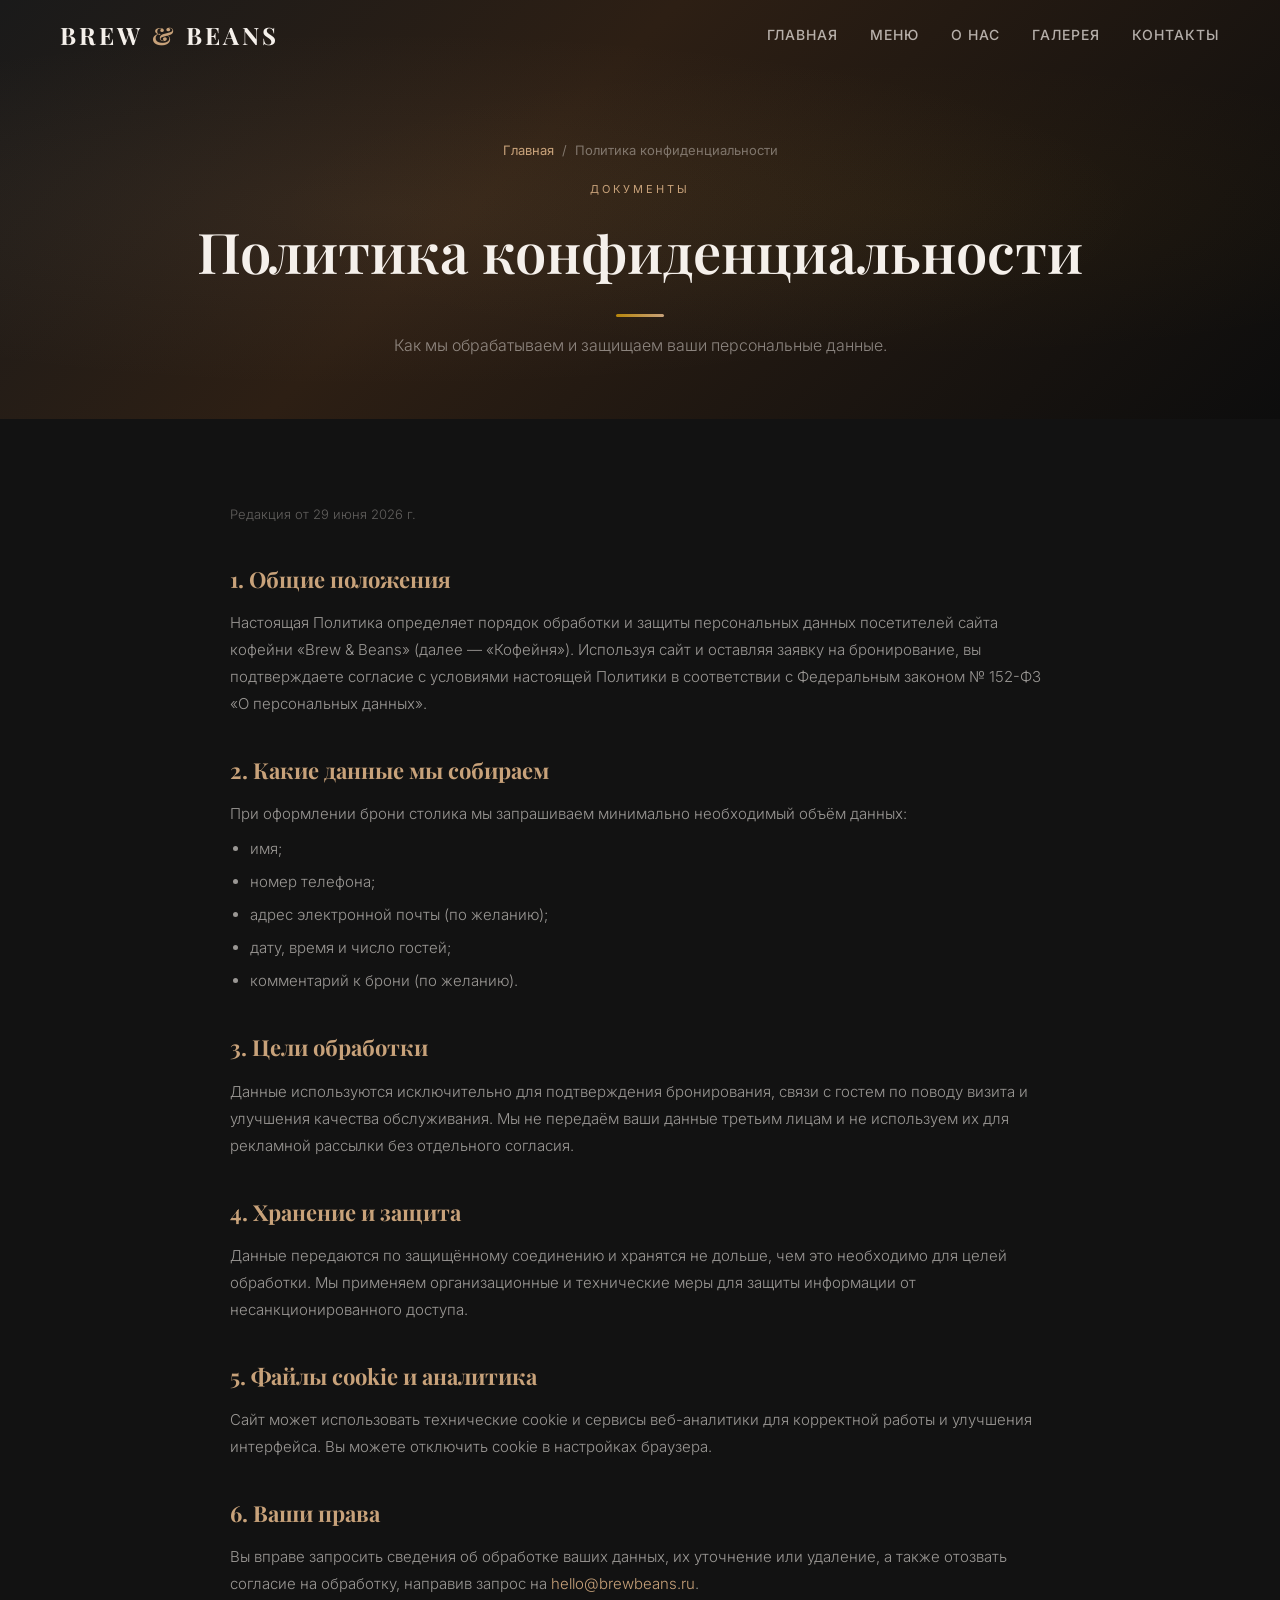
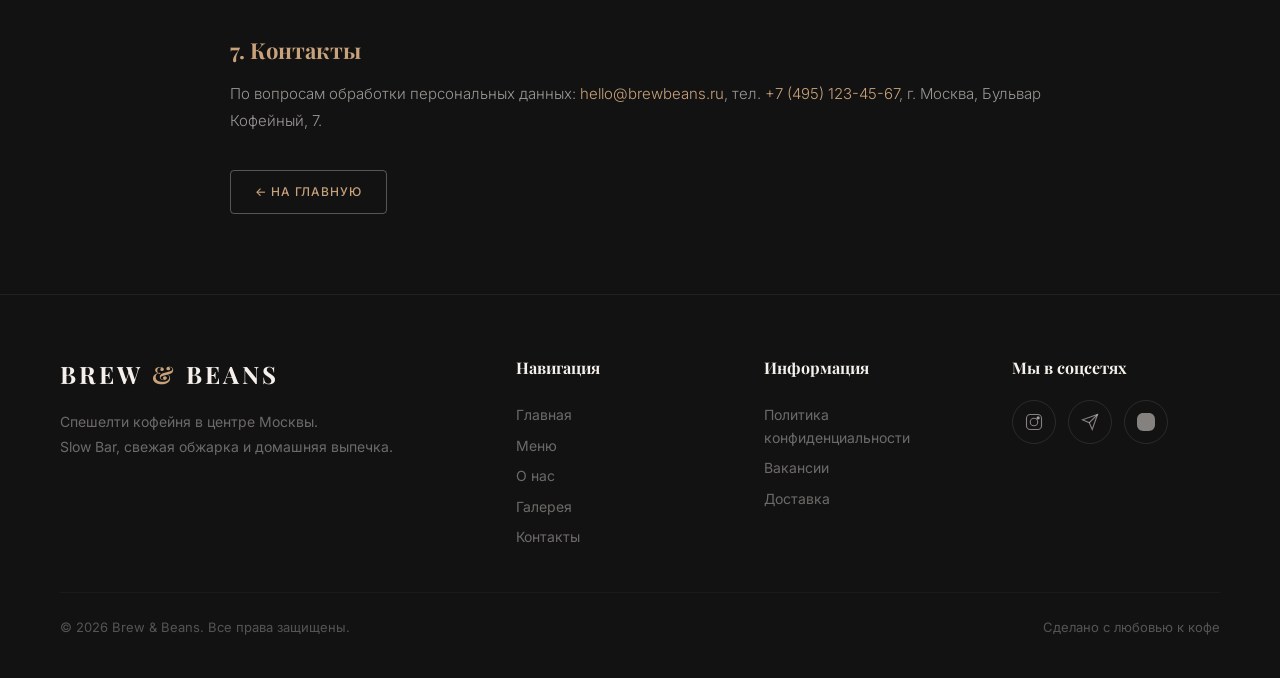
<file: brew-beans/multipage/privacy.html>
<!DOCTYPE html>
<html lang="ru">
<head>
  <meta charset="UTF-8">
  <meta name="viewport" content="width=device-width, initial-scale=1.0">
  <title>Политика конфиденциальности — BREW & BEANS</title>
  <meta name="description" content="Политика конфиденциальности кофейни Brew & Beans: как мы обрабатываем и защищаем персональные данные гостей.">
  <link rel="canonical" href="https://brewbeans.ru/privacy.html">
  <meta name="theme-color" content="#121212">
  <meta name="robots" content="index, follow">
  <link rel="icon" type="image/svg+xml" href="favicon.svg">
  <link rel="icon" type="image/png" sizes="32x32" href="favicon-32.png">
  <link rel="apple-touch-icon" sizes="180x180" href="apple-touch-icon.png">
  <link rel="manifest" href="site.webmanifest">
  <meta property="og:type" content="website">
  <meta property="og:site_name" content="Brew & Beans">
  <meta property="og:locale" content="ru_RU">
  <meta property="og:title" content="Политика конфиденциальности — BREW & BEANS">
  <meta property="og:url" content="https://brewbeans.ru/privacy.html">
  <meta property="og:image" content="https://brewbeans.ru/og-image.jpg">
  <link rel="preconnect" href="https://fonts.googleapis.com">
  <link rel="preconnect" href="https://fonts.gstatic.com" crossorigin>
  <link href="https://fonts.googleapis.com/css2?family=Inter:wght@300;400;500;600&family=Playfair+Display:ital,wght@0,400;0,500;0,600;0,700;1,400&display=swap" rel="stylesheet">
  <link rel="stylesheet" href="css/style.css">
  <style>
    .legal { max-width: 820px; margin: 0 auto; }
    .legal h2 {
      font-family: 'Playfair Display', serif; font-size: 22px;
      color: #C8A27A; margin: 36px 0 12px;
    }
    .legal p, .legal li {
      color: rgba(245,240,235,0.6); font-weight: 300;
      font-size: 15px; line-height: 1.8;
    }
    .legal ul { margin: 8px 0 8px 20px; list-style: disc; }
    .legal li { margin-bottom: 6px; }
    .legal a { color: #C8A27A; }
    .legal .updated { font-size: 13px; color: rgba(245,240,235,0.35); margin-top: 4px; }
  </style>
</head>
<body>

<header class="header" id="header">
  <div class="container">
    <a href="index.html" class="logo">BREW <span>&</span> BEANS</a>
    <nav class="nav">
      <a href="index.html">Главная</a>
      <a href="menu.html">Меню</a>
      <a href="about.html">О нас</a>
      <a href="gallery.html">Галерея</a>
      <a href="contact.html">Контакты</a>
    </nav>
    <button class="burger" id="burger" type="button" aria-label="Меню">
      <span></span><span></span><span></span>
    </button>
  </div>
</header>

<div class="mobile-menu" id="mobileMenu">
  <a href="index.html" data-mobile-link>Главная</a>
  <a href="menu.html" data-mobile-link>Меню</a>
  <a href="about.html" data-mobile-link>О нас</a>
  <a href="gallery.html" data-mobile-link>Галерея</a>
  <a href="contact.html" data-mobile-link>Контакты</a>
</div>

<section class="page-header">
  <div class="container">
    <div class="breadcrumbs">
      <a href="index.html">Главная</a>
      <span>/</span>
      <span>Политика конфиденциальности</span>
    </div>
    <p class="page-label">Документы</p>
    <h1 class="page-title">Политика конфиденциальности</h1>
    <p class="page-desc">Как мы обрабатываем и защищаем ваши персональные данные.</p>
  </div>
</section>

<section class="section">
  <div class="container">
    <div class="legal reveal">
      <p class="updated">Редакция от 29 июня 2026 г.</p>

      <h2>1. Общие положения</h2>
      <p>Настоящая Политика определяет порядок обработки и защиты персональных данных
      посетителей сайта кофейни «Brew &amp; Beans» (далее — «Кофейня»). Используя сайт
      и оставляя заявку на бронирование, вы подтверждаете согласие с условиями
      настоящей Политики в соответствии с Федеральным законом № 152-ФЗ «О персональных данных».</p>

      <h2>2. Какие данные мы собираем</h2>
      <p>При оформлении брони столика мы запрашиваем минимально необходимый объём данных:</p>
      <ul>
        <li>имя;</li>
        <li>номер телефона;</li>
        <li>адрес электронной почты (по желанию);</li>
        <li>дату, время и число гостей;</li>
        <li>комментарий к брони (по желанию).</li>
      </ul>

      <h2>3. Цели обработки</h2>
      <p>Данные используются исключительно для подтверждения бронирования, связи с гостем
      по поводу визита и улучшения качества обслуживания. Мы не передаём ваши данные
      третьим лицам и не используем их для рекламной рассылки без отдельного согласия.</p>

      <h2>4. Хранение и защита</h2>
      <p>Данные передаются по защищённому соединению и хранятся не дольше, чем это необходимо
      для целей обработки. Мы применяем организационные и технические меры для защиты
      информации от несанкционированного доступа.</p>

      <h2>5. Файлы cookie и аналитика</h2>
      <p>Сайт может использовать технические cookie и сервисы веб-аналитики для корректной
      работы и улучшения интерфейса. Вы можете отключить cookie в настройках браузера.</p>

      <h2>6. Ваши права</h2>
      <p>Вы вправе запросить сведения об обработке ваших данных, их уточнение или удаление,
      а также отозвать согласие на обработку, направив запрос на
      <a href="mailto:hello@brewbeans.ru">hello@brewbeans.ru</a>.</p>

      <h2>7. Контакты</h2>
      <p>По вопросам обработки персональных данных: <a href="mailto:hello@brewbeans.ru">hello@brewbeans.ru</a>,
      тел. <a href="tel:+74951234567">+7 (495) 123-45-67</a>, г. Москва, Бульвар Кофейный, 7.</p>

      <p style="margin-top:36px;"><a href="index.html" class="btn btn-outline btn-sm">← На главную</a></p>
    </div>
  </div>
</section>

<footer class="footer">
  <div class="container">
    <div class="footer-grid">
      <div class="footer-brand">
        <a href="index.html" class="logo">BREW <span>&</span> BEANS</a>
        <p>Спешелти кофейня в центре Москвы.<br>Slow Bar, свежая обжарка и домашняя выпечка.</p>
      </div>
      <div class="footer-links">
        <h4>Навигация</h4>
        <a href="index.html">Главная</a>
        <a href="menu.html">Меню</a>
        <a href="about.html">О нас</a>
        <a href="gallery.html">Галерея</a>
        <a href="contact.html">Контакты</a>
      </div>
      <div class="footer-links">
        <h4>Информация</h4>
        <a href="privacy.html">Политика конфиденциальности</a>
        <a href="mailto:hello@brewbeans.ru?subject=Вакансия%20в%20Brew%20%26%20Beans">Вакансии</a>
        <a href="contact.html">Доставка</a>
      </div>
      <div>
        <h4>Мы в соцсетях</h4>
        <div class="footer-social">
          <a href="https://instagram.com/brewbeans" target="_blank" rel="noopener" aria-label="Instagram"><svg width="18" height="18" viewBox="0 0 24 24" fill="none" stroke="currentColor" stroke-width="1.5"><rect x="2" y="2" width="20" height="20" rx="5"/><circle cx="12" cy="12" r="5"/><circle cx="17.5" cy="6.5" r="1.5" fill="currentColor"/></svg></a>
          <a href="https://t.me/brewbeans" target="_blank" rel="noopener" aria-label="Telegram"><svg width="18" height="18" viewBox="0 0 24 24" fill="none" stroke="currentColor" stroke-width="1.5"><path d="M22 2 11 13"/><path d="M22 2 15 22 11 13 2 9 22 2z"/></svg></a>
          <a href="https://vk.com/brewbeans" target="_blank" rel="noopener" aria-label="VK"><svg width="18" height="18" viewBox="0 0 24 24" fill="currentColor"><path d="M15.684 0H8.316C3.606 0 0 3.606 0 8.316v7.368C0 20.394 3.606 24 8.316 24h7.368C20.394 24 24 20.394 24 15.684V8.316C24 3.606 20.394 0 15.684 0z"/></svg></a>
        </div>
      </div>
    </div>
    <div class="footer-bottom">
      <span>&copy; 2026 Brew & Beans. Все права защищены.</span>
      <span>Сделано с любовью к кофе</span>
    </div>
  </div>
</footer>

<button class="scroll-top" id="scrollTop" type="button" aria-label="Наверх">
  <svg width="20" height="20" viewBox="0 0 24 24" fill="none" stroke="currentColor" stroke-width="2"><polyline points="18 15 12 9 6 15"/></svg>
</button>

<script src="js/main.js"></script>
</body>
</html>
</file>
<file: brew-beans/multipage/css/style.css>
*, *::before, *::after { margin: 0; padding: 0; box-sizing: border-box; }
html { scroll-behavior: smooth; }
body {
  font-family: 'Inter', -apple-system, BlinkMacSystemFont, sans-serif;
  background: #121212;
  color: #F5F0EB;
  line-height: 1.6;
  overflow-x: hidden;
  -webkit-font-smoothing: antialiased;
}
img { display: block; max-width: 100%; height: auto; }
a { text-decoration: none; color: inherit; }
ul { list-style: none; }
.container { max-width: 1200px; margin: 0 auto; padding: 0 20px; }

.btn {
  display: inline-flex; align-items: center; justify-content: center;
  padding: 14px 36px;
  font-family: 'Inter', sans-serif;
  font-size: 14px; font-weight: 500;
  letter-spacing: 1px; text-transform: uppercase;
  border-radius: 4px;
  cursor: pointer;
  transition: all 0.3s ease;
  min-height: 48px;
  -webkit-tap-highlight-color: transparent;
}
.btn-primary {
  background: linear-gradient(135deg, #B8860B, #C8A27A);
  color: #121212;
  border: none;
}
.btn-primary:hover {
  transform: translateY(-2px);
  box-shadow: 0 8px 24px rgba(200,162,122,0.3);
}
.btn-outline {
  background: transparent;
  color: #F5F0EB;
  border: 1px solid rgba(245,240,235,0.3);
}
.btn-outline:hover {
  border-color: #C8A27A;
  color: #C8A27A;
  transform: translateY(-2px);
}
.btn-sm {
  padding: 10px 24px;
  font-size: 12px;
  min-height: 40px;
}

.page-header {
  padding: 140px 0 60px;
  text-align: center;
  background: linear-gradient(135deg, #1a1a1a 0%, #2d1f14 40%, #0d0d0d 100%);
  position: relative;
  overflow: hidden;
}
.page-header::before {
  content: '';
  position: absolute; inset: 0;
  background:
    radial-gradient(ellipse at 30% 50%, rgba(200,162,122,0.08) 0%, transparent 60%),
    radial-gradient(ellipse at 70% 50%, rgba(184,134,11,0.05) 0%, transparent 50%);
}
.page-header .container { position: relative; z-index: 1; }
.page-label {
  font-size: 11px; letter-spacing: 3px; text-transform: uppercase;
  color: #C8A27A; margin-bottom: 8px;
}
.page-title {
  font-family: 'Playfair Display', serif;
  font-size: clamp(36px, 5vw, 56px);
  font-weight: 600;
  margin-bottom: 16px;
  color: #F5F0EB;
}
.page-desc {
  color: rgba(245,240,235,0.5);
  font-weight: 300;
  font-size: 16px;
  max-width: 560px;
  margin: 0 auto;
}
.breadcrumbs {
  display: flex;
  gap: 8px;
  justify-content: center;
  margin-bottom: 20px;
  font-size: 13px;
  color: rgba(245,240,235,0.4);
}
.breadcrumbs a { color: #C8A27A; }
.breadcrumbs a:hover { text-decoration: underline; }

.section { padding: 80px 0; }
.section-label {
  font-size: 11px; letter-spacing: 3px; text-transform: uppercase;
  color: #C8A27A; margin-bottom: 8px;
}
.section-title {
  font-family: 'Playfair Display', serif;
  font-size: clamp(28px, 4vw, 42px);
  font-weight: 600;
  margin-bottom: 16px;
  color: #F5F0EB;
}
.section-desc {
  color: rgba(245,240,235,0.5);
  font-weight: 300;
  font-size: 16px;
  max-width: 600px;
}

.reveal {
  opacity: 0;
  transform: translateY(40px);
  transition: opacity 0.7s ease, transform 0.7s ease;
}
.reveal.visible { opacity: 1; transform: translateY(0); }
.reveal-delay-1 { transition-delay: 0.1s; }
.reveal-delay-2 { transition-delay: 0.2s; }
.reveal-delay-3 { transition-delay: 0.3s; }
.reveal-delay-4 { transition-delay: 0.4s; }

/* ---------- Header ---------- */
.header {
  position: fixed; top: 0; left: 0; right: 0; z-index: 1000;
  padding: 16px 0;
  transition: background 0.4s ease, backdrop-filter 0.4s ease, padding 0.3s ease;
}
.header.scrolled {
  background: rgba(18,18,18,0.85);
  backdrop-filter: blur(20px) saturate(1.2);
  -webkit-backdrop-filter: blur(20px) saturate(1.2);
  padding: 10px 0;
}
.header .container { display: flex; align-items: center; justify-content: space-between; }
.logo {
  font-family: 'Playfair Display', serif;
  font-size: 24px; font-weight: 700;
  letter-spacing: 3px;
  color: #F5F0EB;
}
.logo span { color: #C8A27A; }

.nav { display: flex; align-items: center; gap: 32px; }
.nav a {
  font-size: 14px; font-weight: 500; letter-spacing: 1px;
  text-transform: uppercase;
  color: rgba(245,240,235,0.7);
  transition: color 0.3s ease;
  position: relative;
}
.nav a::after {
  content: '';
  position: absolute; left: 0; bottom: -4px;
  width: 0; height: 1px;
  background: #C8A27A;
  transition: width 0.3s ease;
}
.nav a:hover { color: #F5F0EB; }
.nav a:hover::after { width: 100%; }
.nav a.active { color: #C8A27A; }
.nav a.active::after { width: 100%; }

.burger {
  display: none;
  width: 28px; height: 20px;
  position: relative; z-index: 1001;
  cursor: pointer;
  background: none; border: none;
  -webkit-tap-highlight-color: transparent;
}
.burger::after {
  content: '';
  position: absolute;
  top: -14px; right: -14px; bottom: -14px; left: -14px;
}
.burger span {
  display: block;
  width: 100%; height: 2px;
  background: #F5F0EB;
  border-radius: 2px;
  position: absolute; left: 0;
  transition: transform 0.3s ease, opacity 0.3s ease, top 0.3s ease;
}
.burger span:nth-child(1) { top: 0; }
.burger span:nth-child(2) { top: 9px; }
.burger span:nth-child(3) { top: 18px; }
.burger.active span:nth-child(1) { top: 9px; transform: rotate(45deg); }
.burger.active span:nth-child(2) { opacity: 0; }
.burger.active span:nth-child(3) { top: 9px; transform: rotate(-45deg); }

.mobile-menu {
  position: fixed; inset: 0; z-index: 999;
  background: rgba(18,18,18,0.98);
  backdrop-filter: blur(24px);
  -webkit-backdrop-filter: blur(24px);
  display: flex;
  flex-direction: column;
  align-items: center;
  justify-content: center;
  gap: 36px;
  opacity: 0;
  visibility: hidden;
  pointer-events: none;
  transform: translateY(-20px);
  transition: opacity 0.4s ease, transform 0.4s ease, visibility 0.4s ease;
}
.mobile-menu.open { opacity: 1; visibility: visible; transform: translateY(0); pointer-events: auto; }
.mobile-menu a {
  font-family: 'Playfair Display', serif;
  font-size: 24px;
  color: #F5F0EB;
  opacity: 0.7;
  transition: opacity 0.3s ease;
  padding: 12px 24px;
  min-height: 48px;
  display: flex; align-items: center;
}
.mobile-menu a:hover, .mobile-menu a:active { opacity: 1; }

/* ---------- Hero ---------- */
.hero {
  position: relative;
  height: 100vh; height: 100dvh;
  display: flex;
  align-items: center;
  justify-content: center;
  overflow: hidden;
  background: linear-gradient(135deg, #1a1a1a 0%, #2d1f14 40%, #0d0d0d 100%);
}
.hero-overlay {
  position: absolute; inset: 0;
  background: linear-gradient(180deg, rgba(0,0,0,0.3) 0%, rgba(0,0,0,0.6) 100%);
  z-index: 1;
}
.hero-parallax {
  position: absolute; inset: -20% 0;
  background:
    radial-gradient(ellipse at 30% 50%, rgba(200,162,122,0.08) 0%, transparent 60%),
    radial-gradient(ellipse at 70% 50%, rgba(184,134,11,0.05) 0%, transparent 50%);
  z-index: 0;
  will-change: transform;
}
.hero-content {
  position: relative; z-index: 2;
  text-align: center;
  padding: 0 20px;
  max-width: 800px;
}
.hero-subtitle {
  font-size: 13px; letter-spacing: 4px;
  text-transform: uppercase;
  color: #C8A27A;
  margin-bottom: 20px;
}
.hero-title {
  font-family: 'Playfair Display', serif;
  font-size: clamp(42px, 8vw, 80px);
  font-weight: 600;
  line-height: 1.1;
  margin-bottom: 16px;
  color: #F5F0EB;
}
.hero-title i { font-style: italic; color: #C8A27A; }
.hero-desc {
  font-size: 16px; font-weight: 300;
  color: rgba(245,240,235,0.6);
  margin-bottom: 40px;
  max-width: 500px;
  margin-left: auto; margin-right: auto;
}
.hero-buttons { display: flex; gap: 16px; justify-content: center; flex-wrap: wrap; }
.hero-scroll {
  position: absolute; bottom: 40px; left: 50%;
  transform: translateX(-50%);
  z-index: 2;
  color: rgba(245,240,235,0.4);
  font-size: 11px; letter-spacing: 2px; text-transform: uppercase;
  display: flex; flex-direction: column; align-items: center; gap: 8px;
  animation: bounce-down 2s ease-in-out infinite;
}
.hero-scroll .arrow {
  width: 20px; height: 20px;
  border-right: 1px solid rgba(245,240,235,0.4);
  border-bottom: 1px solid rgba(245,240,235,0.4);
  transform: rotate(45deg);
}
@keyframes bounce-down {
  0%, 100% { transform: translateX(-50%) translateY(0); }
  50% { transform: translateX(-50%) translateY(8px); }
}

/* ---------- Features ---------- */
.features-grid {
  display: grid;
  grid-template-columns: repeat(4, 1fr);
  gap: 24px;
  margin-top: 48px;
}
.feature-card {
  background: rgba(255,255,255,0.02);
  border: 1px solid rgba(255,255,255,0.06);
  border-radius: 12px;
  padding: 32px 24px;
  text-align: center;
  transition: transform 0.4s ease, box-shadow 0.4s ease;
}
.feature-card:hover {
  transform: translateY(-6px);
  box-shadow: 0 20px 40px rgba(0,0,0,0.3);
}
.feature-icon {
  width: 56px; height: 56px;
  margin: 0 auto 20px;
  background: rgba(200,162,122,0.1);
  border-radius: 50%;
  display: flex;
  align-items: center;
  justify-content: center;
  color: #C8A27A;
}
.feature-card h3 {
  font-family: 'Playfair Display', serif;
  font-size: 18px;
  margin-bottom: 8px;
}
.feature-card p {
  font-size: 14px;
  color: rgba(245,240,235,0.5);
  font-weight: 300;
}

/* ---------- About preview ---------- */
.about-preview-grid {
  display: grid;
  grid-template-columns: 1fr 1fr;
  gap: 60px;
  align-items: center;
}
.about-preview-image {
  width: 100%; height: 450px;
  object-fit: cover;
  border-radius: 8px;
  background: linear-gradient(135deg, #2d1f14, #1a1a1a);
}

/* ---------- CTA ---------- */
.cta {
  padding: 80px 0;
  text-align: center;
  background: linear-gradient(135deg, #2d1f14 0%, #1a1a1a 100%);
}
.cta h2 {
  font-family: 'Playfair Display', serif;
  font-size: clamp(28px, 4vw, 42px);
  margin-bottom: 16px;
}
.cta p {
  color: rgba(245,240,235,0.5);
  margin-bottom: 32px;
  max-width: 500px;
  margin-left: auto; margin-right: auto;
}

/* ---------- Menu grid ---------- */
.menu-grid {
  display: grid;
  grid-template-columns: repeat(3, 1fr);
  gap: 24px;
  margin-top: 48px;
}
.menu-card {
  background: rgba(255,255,255,0.02);
  border: 1px solid rgba(255,255,255,0.06);
  border-radius: 12px;
  overflow: hidden;
  transition: transform 0.4s ease, box-shadow 0.4s ease;
  will-change: transform;
}
.menu-card:hover {
  transform: translateY(-8px);
  box-shadow: 0 20px 60px rgba(0,0,0,0.4);
}
.menu-card:active { transform: translateY(-4px); }
.menu-card-img {
  width: 100%; height: 200px;
  overflow: hidden;
  background: linear-gradient(135deg, #2d1f14, #1a1a1a);
  position: relative;
}
.menu-card-img img {
  width: 100%; height: 100%;
  object-fit: cover;
  transition: transform 0.5s ease;
}
.menu-card:hover .menu-card-img img { transform: scale(1.08); }
.menu-card-body { padding: 24px; }
.menu-card-title {
  font-family: 'Playfair Display', serif;
  font-size: 20px;
  margin-bottom: 8px;
  color: #F5F0EB;
}
.menu-card-desc {
  font-size: 14px;
  color: rgba(245,240,235,0.5);
  font-weight: 300;
  margin-bottom: 16px;
}
.menu-card-footer {
  display: flex;
  justify-content: space-between;
  align-items: center;
}
.menu-card-price {
  font-family: 'Playfair Display', serif;
  font-size: 22px;
  color: #C8A27A;
}
.menu-card-badge {
  font-size: 11px;
  letter-spacing: 1px;
  text-transform: uppercase;
  color: rgba(245,240,235,0.3);
  border: 1px solid rgba(255,255,255,0.06);
  padding: 4px 12px;
  border-radius: 20px;
}
.menu-card-badge.hit { color: #C8A27A; border-color: rgba(200,162,122,0.3); }
.menu-card-badge.new { color: #6fcf97; border-color: rgba(111,207,151,0.3); }
.menu-card-badge.dessert { color: #bb8fce; border-color: rgba(187,143,206,0.3); }
.menu-card-badge.baking { color: #f0b27a; border-color: rgba(240,178,122,0.3); }
.menu-card-badge.vegan { color: #6fcf97; border-color: rgba(111,207,151,0.3); }
.menu-card-badge.tea { color: #85c1e9; border-color: rgba(133,193,233,0.3); }

[id] { scroll-margin-top: 100px; }

.menu-categories {
  display: flex;
  gap: 12px;
  justify-content: center;
  flex-wrap: wrap;
  margin-bottom: 40px;
}
.menu-cat-btn {
  padding: 10px 24px;
  font-family: 'Inter', sans-serif;
  font-size: 13px;
  letter-spacing: 1px;
  text-transform: uppercase;
  background: rgba(255,255,255,0.04);
  border: 1px solid rgba(255,255,255,0.1);
  border-radius: 20px;
  color: rgba(245,240,235,0.5);
  cursor: pointer;
  transition: all 0.3s ease;
  -webkit-tap-highlight-color: transparent;
}
.menu-cat-btn:hover { border-color: #C8A27A; color: #C8A27A; }
.menu-cat-btn.active { background: #C8A27A; color: #121212; border-color: #C8A27A; }

/* ---------- Gallery ---------- */
.gallery-grid { column-count: 3; column-gap: 16px; margin-top: 48px; }
.gallery-item {
  break-inside: avoid;
  margin-bottom: 16px;
  position: relative;
  cursor: pointer;
  border-radius: 8px;
  overflow: hidden;
  background: linear-gradient(135deg, #2d1f14, #1a1a1a);
  min-height: 100px;
}
.gallery-item img { width: 100%; display: block; transition: transform 0.6s ease, filter 0.4s ease; }
.gallery-item:hover img { transform: scale(1.05); filter: brightness(0.7); }
.gallery-item-overlay {
  position: absolute; inset: 0;
  background: rgba(0,0,0,0.5);
  display: flex; align-items: center; justify-content: center;
  opacity: 0;
  transition: opacity 0.4s ease;
}
.gallery-item:hover .gallery-item-overlay { opacity: 1; }
.gallery-item-overlay span {
  color: #F5F0EB;
  font-size: 13px; letter-spacing: 2px; text-transform: uppercase;
}

/* ---------- Lightbox ---------- */
.lightbox {
  position: fixed; inset: 0; z-index: 2000;
  background: rgba(0,0,0,0.95);
  display: flex;
  align-items: center; justify-content: center;
  opacity: 0;
  visibility: hidden;
  pointer-events: none;
  transition: opacity 0.3s ease, visibility 0.3s ease;
}
.lightbox.open { opacity: 1; visibility: visible; pointer-events: auto; }
.lightbox-img {
  max-width: 90vw; max-height: 85vh;
  object-fit: contain;
  border-radius: 4px;
  transform: scale(0.9);
  transition: transform 0.3s ease;
}
.lightbox.open .lightbox-img { transform: scale(1); }
.lightbox-close {
  position: absolute; top: 24px; right: 24px;
  width: 44px; height: 44px;
  background: none; border: none; cursor: pointer;
  display: flex; align-items: center; justify-content: center;
  color: #F5F0EB; font-size: 28px;
  transition: color 0.3s ease;
  -webkit-tap-highlight-color: transparent;
}
.lightbox-close:hover { color: #C8A27A; }
.lightbox-nav {
  position: absolute; top: 50%; transform: translateY(-50%);
  width: 44px; height: 44px;
  background: none; border: none; cursor: pointer;
  color: rgba(245,240,235,0.5); font-size: 32px;
  display: flex; align-items: center; justify-content: center;
  transition: color 0.3s ease;
  -webkit-tap-highlight-color: transparent;
}
.lightbox-nav:hover { color: #F5F0EB; }
.lightbox-nav.prev { left: 16px; }
.lightbox-nav.next { right: 16px; }
.lightbox-counter {
  position: absolute; bottom: 24px;
  font-size: 13px; color: rgba(245,240,235,0.4);
  letter-spacing: 1px;
}

/* ---------- About page ---------- */
.timeline { position: relative; padding: 40px 0; }
.timeline::before {
  content: '';
  position: absolute; left: 50%; top: 0; bottom: 0;
  width: 1px;
  background: rgba(200,162,122,0.3);
  transform: translateX(-50%);
}
.timeline-item {
  display: flex;
  justify-content: flex-end;
  padding: 24px 0;
  position: relative;
  width: 50%;
}
.timeline-item:nth-child(odd) {
  align-self: flex-end;
  justify-content: flex-start;
  margin-left: 50%;
}
.timeline-item:nth-child(even) {
  padding-right: 40px;
}
.timeline-item:nth-child(odd) {
  padding-left: 40px;
}
.timeline-dot {
  position: absolute;
  width: 14px; height: 14px;
  background: #C8A27A;
  border-radius: 50%;
  top: 28px;
}
.timeline-item:nth-child(even) .timeline-dot { right: -7px; }
.timeline-item:nth-child(odd) .timeline-dot { left: -7px; }
.timeline-content {
  background: rgba(255,255,255,0.02);
  border: 1px solid rgba(255,255,255,0.06);
  border-radius: 8px;
  padding: 24px;
  max-width: 400px;
}
.timeline-year {
  font-family: 'Playfair Display', serif;
  font-size: 24px;
  color: #C8A27A;
  margin-bottom: 8px;
}
.timeline-content h3 {
  font-size: 16px;
  margin-bottom: 6px;
}
.timeline-content p {
  font-size: 14px;
  color: rgba(245,240,235,0.5);
  font-weight: 300;
}

.team-grid {
  display: grid;
  grid-template-columns: repeat(3, 1fr);
  gap: 32px;
  margin-top: 48px;
}
.team-card {
  text-align: center;
}
.team-photo {
  width: 180px; height: 180px;
  border-radius: 50%;
  margin: 0 auto 20px;
  background: linear-gradient(135deg, #2d1f14, #1a1a1a);
  overflow: hidden;
}
.team-photo img {
  width: 100%; height: 100%;
  object-fit: cover;
}
.team-card h3 {
  font-family: 'Playfair Display', serif;
  font-size: 20px;
  margin-bottom: 4px;
}
.team-card .team-role {
  font-size: 13px;
  color: #C8A27A;
  letter-spacing: 1px;
  text-transform: uppercase;
  margin-bottom: 8px;
}
.team-card p {
  font-size: 14px;
  color: rgba(245,240,235,0.5);
  font-weight: 300;
}

/* ---------- Contact ---------- */
.contact-grid {
  display: grid;
  grid-template-columns: 1fr 1fr;
  gap: 48px;
  margin-top: 48px;
}
.contact-info { display: flex; flex-direction: column; gap: 24px; }
.contact-info-item { display: flex; gap: 16px; align-items: flex-start; }
.contact-info-icon {
  width: 44px; height: 44px; min-width: 44px;
  background: rgba(200,162,122,0.1);
  border-radius: 50%;
  display: flex; align-items: center; justify-content: center;
  color: #C8A27A; font-size: 18px;
}
.contact-info-text h4 {
  font-family: 'Playfair Display', serif;
  font-size: 16px; margin-bottom: 4px;
}
.contact-info-text p {
  font-size: 14px; color: rgba(245,240,235,0.5);
}
.contact-info-text a {
  font-size: 14px; color: #C8A27A;
  transition: opacity 0.3s ease;
}
.contact-info-text a:hover { opacity: 0.7; }
.contact-map {
  width: 100%; height: 250px;
  border-radius: 8px;
  border: none;
  filter: grayscale(0.5) brightness(0.7);
  margin-top: 16px;
}
.contact-form { display: flex; flex-direction: column; gap: 20px; }
.form-group { position: relative; }
.form-group label {
  display: block;
  font-size: 12px; letter-spacing: 1px; text-transform: uppercase;
  color: rgba(245,240,235,0.4);
  margin-bottom: 8px;
}
.form-group input,
.form-group textarea {
  width: 100%;
  padding: 14px 16px;
  font-family: 'Inter', sans-serif;
  font-size: 16px;
  background: rgba(255,255,255,0.04);
  border: 1px solid rgba(255,255,255,0.1);
  border-radius: 6px;
  color: #F5F0EB;
  transition: border-color 0.3s ease, box-shadow 0.3s ease;
  -webkit-appearance: none;
}
.form-group textarea {
  resize: vertical;
  min-height: 100px;
}
.form-group input::placeholder,
.form-group textarea::placeholder { color: rgba(245,240,235,0.2); }
.form-group input:focus,
.form-group textarea:focus {
  outline: none;
  border-color: #C8A27A;
  box-shadow: 0 0 0 3px rgba(200,162,122,0.1);
}
.form-group input:hover,
.form-group textarea:hover {
  border-color: #C8A27A;
  box-shadow: 0 0 0 3px rgba(200,162,122,0.1);
}
.form-group input.error,
.form-group textarea.error { border-color: #e74c3c; }
.form-error { font-size: 12px; color: #e74c3c; margin-top: 4px; display: none; }
.form-error.show { display: block; }
.form-submit {
  padding: 16px 36px;
  background: linear-gradient(135deg, #B8860B, #C8A27A);
  color: #121212;
  border: none; border-radius: 6px;
  font-family: 'Inter', sans-serif;
  font-size: 14px; font-weight: 600;
  letter-spacing: 1px; text-transform: uppercase;
  cursor: pointer;
  transition: all 0.3s ease;
  min-height: 48px;
}
.form-submit:hover {
  transform: translateY(-2px);
  box-shadow: 0 8px 24px rgba(200,162,122,0.3);
}

.toast {
  position: fixed; bottom: 40px; left: 50%;
  transform: translateX(-50%) translateY(100px);
  background: rgba(18,18,18,0.95);
  backdrop-filter: blur(20px);
  border: 1px solid rgba(200,162,122,0.3);
  border-radius: 12px;
  padding: 20px 32px;
  color: #F5F0EB;
  font-size: 15px;
  z-index: 3000;
  opacity: 0;
  transition: transform 0.5s ease, opacity 0.5s ease;
  pointer-events: none;
  text-align: center;
}
.toast.show { transform: translateX(-50%) translateY(0); opacity: 1; }
.toast span { color: #C8A27A; }

/* ---------- Footer ---------- */
.footer {
  border-top: 1px solid rgba(255,255,255,0.06);
  padding: 60px 0 40px;
}
.footer-grid {
  display: grid;
  grid-template-columns: 2fr 1fr 1fr 1fr;
  gap: 40px;
}
.footer-brand p {
  font-size: 14px; color: rgba(245,240,235,0.4);
  margin-top: 16px; line-height: 1.8;
}
.footer h4 {
  font-family: 'Playfair Display', serif;
  font-size: 16px; margin-bottom: 20px;
  color: #F5F0EB;
}
.footer-links a {
  display: block;
  font-size: 14px; color: rgba(245,240,235,0.4);
  padding: 4px 0;
  transition: color 0.3s ease;
}
.footer-links a:hover { color: #C8A27A; }
.footer-social { display: flex; gap: 12px; }
.footer-social a {
  width: 44px; height: 44px; min-width: 44px;
  border: 1px solid rgba(255,255,255,0.1);
  border-radius: 50%;
  display: flex; align-items: center; justify-content: center;
  color: rgba(245,240,235,0.5);
  font-size: 16px;
  transition: all 0.3s ease;
}
.footer-social a:hover {
  border-color: #C8A27A;
  color: #C8A27A;
  background: rgba(200,162,122,0.1);
}
.footer-bottom {
  margin-top: 40px;
  padding-top: 24px;
  border-top: 1px solid rgba(255,255,255,0.04);
  display: flex;
  justify-content: space-between;
  align-items: center;
  font-size: 13px;
  color: rgba(245,240,235,0.3);
}

.scroll-top {
  position: fixed; bottom: 32px; right: 32px; z-index: 500;
  width: 48px; height: 48px;
  background: rgba(200,162,122,0.9);
  backdrop-filter: blur(16px);
  border: none; border-radius: 50%;
  color: #121212;
  font-size: 18px;
  cursor: pointer;
  display: flex; align-items: center; justify-content: center;
  opacity: 0; transform: translateY(20px);
  transition: opacity 0.4s ease, transform 0.4s ease, background 0.3s ease;
  pointer-events: none;
  box-shadow: 0 4px 20px rgba(0,0,0,0.3);
  -webkit-tap-highlight-color: transparent;
}
.scroll-top.show { opacity: 1; transform: translateY(0); pointer-events: auto; }
.scroll-top:hover { background: #C8A27A; }

.whatsapp-float {
  position: fixed; bottom: 32px; right: 92px; z-index: 500;
  width: 56px; height: 56px;
  background: #25D366;
  border-radius: 50%;
  display: flex; align-items: center; justify-content: center;
  box-shadow: 0 4px 20px rgba(37,211,102,0.3);
  transition: transform 0.3s ease, box-shadow 0.3s ease;
  -webkit-tap-highlight-color: transparent;
}
.whatsapp-float:hover {
  transform: scale(1.1);
  box-shadow: 0 8px 32px rgba(37,211,102,0.4);
}
.whatsapp-float svg { width: 28px; height: 28px; fill: white; }

/* ---------- Particles ---------- */
.particles {
  position: absolute; inset: 0; z-index: 1;
  overflow: hidden;
  pointer-events: none;
}
.particle {
  position: absolute;
  width: 6px; height: 6px;
  background: #C8A27A;
  border-radius: 50%;
  opacity: 0;
  animation: float-particle 8s ease-in-out infinite;
}
@keyframes float-particle {
  0% { transform: translateY(100vh) scale(0); opacity: 0; }
  10% { opacity: 0.6; }
  90% { opacity: 0.3; }
  100% { transform: translateY(-10vh) scale(1); opacity: 0; }
}

/* ---------- Responsive ---------- */
  @media (max-width: 1024px) {
    .features-grid { grid-template-columns: repeat(2, 1fr); }
    .menu-grid { grid-template-columns: repeat(2, 1fr); }
    .gallery-grid { column-count: 2; }
    .contact-grid { grid-template-columns: 1fr; }
    .footer-grid { grid-template-columns: 1fr 1fr; }
    .team-grid { grid-template-columns: repeat(2, 1fr); }
    .nav { gap: 20px; }
    .nav a { font-size: 12px; letter-spacing: 0.5px; }
  }
  @media (max-width: 820px) {
    .nav a { font-size: 11px; letter-spacing: 0; }
  }
  @media (max-width: 767px) {
  .nav { display: none; }
  .burger { display: block; }
  .mobile-menu { display: flex; }
  .hero-subtitle { font-size: 11px; letter-spacing: 3px; margin-bottom: 12px; }
  .hero-title { font-size: clamp(28px, 7vw, 42px); }
  .hero-desc { font-size: 14px; margin-bottom: 24px; }
  .hero-buttons { flex-direction: column; width: 100%; }
  .hero-buttons .btn { width: 100%; }
  .btn { padding: 12px 24px; font-size: 12px; min-height: 44px; }
  .section-title { font-size: clamp(24px, 5vw, 32px); margin-bottom: 12px; }
  .section-desc { font-size: 14px; }
  .features-grid { grid-template-columns: 1fr; gap: 16px; }
  .feature-card { padding: 24px; }
  .about-preview-grid { grid-template-columns: 1fr; gap: 24px; }
  .about-preview-image { height: 200px; }
  .page-header { padding: 80px 0 28px; }
  .page-header .page-title { font-size: clamp(26px, 6vw, 36px); }
  .page-header .page-desc { font-size: 14px; }
  .section { padding: 40px 0; }
  .menu-grid { grid-template-columns: 1fr; gap: 16px; margin-top: 24px; }
  .menu-card-body { padding: 16px; }
  .menu-card-title { font-size: 17px; }
  .menu-card-desc { font-size: 13px; }
  .menu-card-price { font-size: 18px; }
  .menu-categories { gap: 6px; }
  .menu-cat-btn { padding: 6px 12px; font-size: 10px; }
  .gallery-grid { column-count: 2; column-gap: 6px; margin-top: 24px; }
  .gallery-item { margin-bottom: 6px; }
  .gallery-item-overlay { opacity: 1; background: rgba(0,0,0,0.3); }
  .gallery-item-overlay span { font-size: 9px; }
  .contact-grid { gap: 24px; }
  .contact-map { height: 180px; }
  .footer-grid { grid-template-columns: 1fr; gap: 24px; }
  .footer-bottom { flex-direction: column; gap: 8px; text-align: center; font-size: 12px; }
  .scroll-top { bottom: 16px; right: 16px; width: 40px; height: 40px; }
  .whatsapp-float { bottom: 72px; right: 16px; width: 44px; height: 44px; }
  .whatsapp-float svg { width: 22px; height: 22px; }
  .toast { left: 16px; right: 16px; transform: translateY(100px); font-size: 13px; padding: 12px 16px; }
  .toast.show { transform: translateY(0); }
  .timeline::before { left: 16px; }
  .timeline-item { width: 100%; padding-left: 44px !important; padding-right: 0 !important; margin-left: 0 !important; justify-content: flex-start !important; }
  .timeline-item .timeline-dot { left: 9px !important; right: auto !important; }
  .team-grid { grid-template-columns: 1fr; gap: 24px; }
  .review-card { padding: 20px; }
  .cta { padding: 40px 0; }
  .cta h2 { font-size: 24px; }
}
@media (max-width: 400px) {
  .gallery-grid { column-count: 1; }
  .hero-title { font-size: clamp(24px, 7vw, 34px); }
  .section { padding: 28px 0; }
  .section-title { font-size: 22px; }
  .menu-card-body { padding: 12px; }
  .page-header { padding: 70px 0 20px; }
  .feature-card { padding: 16px; }
}
@media (hover: none) and (pointer: coarse) {
  .menu-card:hover { transform: none; box-shadow: none; }
  .menu-card:active { transform: translateY(-4px); }
  .gallery-item:hover img { transform: none; filter: none; }
  .feature-card:hover { transform: none; box-shadow: none; }
  .btn:hover { transform: none; box-shadow: none; }
  .form-submit:hover { transform: none; box-shadow: none; }
  .date-picker-hidden { pointer-events: auto; }
}
@media (prefers-reduced-motion: reduce) {
  *, *::before, *::after {
    animation-duration: 0.01ms !important;
    animation-iteration-count: 1 !important;
    transition-duration: 0.01ms !important;
  }
  html { scroll-behavior: auto; }
  .reveal { opacity: 1; transform: none; }
  .hero-scroll { animation: none; }
  .particle { display: none; }
}
.form-group input[type="number"] { -moz-appearance: textfield; }
.form-group input[type="number"]::-webkit-outer-spin-button,
.form-group input[type="number"]::-webkit-inner-spin-button { -webkit-appearance: none; margin: 0; }
.date-input-wrapper { position: relative; display: flex; align-items: center; }
.date-input-wrapper input { padding-right: 44px; }
.date-cal-btn {
  position: absolute; right: 6px; top: 50%; transform: translateY(-50%);
  width: 32px; height: 32px;
  background: none; border: none; border-radius: 4px;
  cursor: pointer; color: rgba(245,240,235,0.25);
  display: flex; align-items: center; justify-content: center;
  transition: color 0.2s ease, background 0.2s ease; z-index: 1;
  -webkit-tap-highlight-color: transparent;
}
.date-cal-btn:hover { color: #C8A27A; background: rgba(200,162,122,0.08); }
.date-picker-hidden { position: absolute; left: 0; top: 0; width: 100%; height: 100%; opacity: 0; pointer-events: none; }
#formDate { color: rgba(245,240,235,0.45); letter-spacing: 0.03em; font-weight: 300; }
#formDate:focus { color: rgba(245,240,235,0.7); }

/* Time picker */
.time-picker-wrapper {
  position: relative;
}
.time-picker-trigger {
  width: 100%;
  padding: 14px 16px;
  background: rgba(255,255,255,0.04);
  border: 1px solid rgba(255,255,255,0.1);
  border-radius: 6px;
  color: #F5F0EB;
  font-size: 16px;
  font-family: 'Inter', sans-serif;
  cursor: pointer;
  display: flex;
  align-items: center;
  justify-content: space-between;
  transition: border-color 0.3s ease, box-shadow 0.3s ease;
  min-height: 48px;
  -webkit-tap-highlight-color: transparent;
  user-select: none;
}
.time-picker-trigger:hover,
.time-picker-trigger.open {
  border-color: #C8A27A;
  box-shadow: 0 0 0 3px rgba(200,162,122,0.1);
}
.time-picker-trigger .time-picker-arrow {
  flex-shrink: 0;
  transition: transform 0.3s ease;
  color: rgba(245,240,235,0.3);
}
.time-picker-trigger.open .time-picker-arrow {
  transform: rotate(180deg);
}
.time-picker-value.placeholder {
  color: rgba(245,240,235,0.3);
}
.time-picker-dropdown {
  position: absolute;
  top: calc(100% + 4px);
  left: 0;
  right: 0;
  background: #1e1e1e;
  border: 1px solid rgba(255,255,255,0.08);
  border-radius: 8px;
  max-height: 280px;
  overflow-y: auto;
  z-index: 20;
  opacity: 0;
  visibility: hidden;
  transform: translateY(-8px);
  transition: opacity 0.25s ease, transform 0.25s ease, visibility 0.25s;
}
.time-picker-dropdown.open {
  opacity: 1;
  visibility: visible;
  transform: translateY(0);
}
.time-picker-option {
  padding: 12px 16px;
  cursor: pointer;
  font-size: 14px;
  color: rgba(245,240,235,0.6);
  transition: background 0.2s ease, color 0.2s ease;
}
.time-picker-option:hover {
  background: rgba(200,162,122,0.1);
  color: #F5F0EB;
}
.time-picker-option.selected {
  color: #C8A27A;
  background: rgba(200,162,122,0.08);
}
.time-picker-option.disabled {
  opacity: 0.3;
  cursor: not-allowed;
  pointer-events: none;
}
.time-picker-option:first-child { border-radius: 8px 8px 0 0; }
.time-picker-option:last-child { border-radius: 0 0 8px 8px; }
.time-picker-dropdown::-webkit-scrollbar { width: 4px; }
.time-picker-dropdown::-webkit-scrollbar-track { background: transparent; }
.time-picker-dropdown::-webkit-scrollbar-thumb { background: rgba(255,255,255,0.15); border-radius: 2px; }

/* ---------- Reviews ---------- */
.reviews-track {
  display: flex;
  gap: 24px;
  overflow-x: auto;
  scroll-snap-type: x mandatory;
  -webkit-overflow-scrolling: touch;
  scrollbar-width: none;
  padding: 20px 0 40px;
  margin-top: 48px;
  cursor: grab;
  user-select: none;
}
.reviews-track::-webkit-scrollbar { display: none; }
.reviews-track.dragging { scroll-snap-type: none; cursor: grabbing; }
.review-card {
  flex: 0 0 calc(33.333% - 16px);
  min-width: 320px;
  scroll-snap-align: start;
  background: rgba(255,255,255,0.02);
  border: 1px solid rgba(255,255,255,0.06);
  border-radius: 12px;
  padding: 32px;
  transition: transform 0.4s ease, box-shadow 0.4s ease;
}
.review-card:hover { transform: translateY(-4px); box-shadow: 0 12px 40px rgba(0,0,0,0.3); }
.review-stars {
  display: flex;
  gap: 4px;
  margin-bottom: 16px;
  color: #C8A27A;
  font-size: 14px;
}
.review-text {
  font-size: 15px;
  color: rgba(245,240,235,0.7);
  font-weight: 300;
  line-height: 1.7;
  margin-bottom: 20px;
  font-style: italic;
}
.review-author {
  display: flex;
  align-items: center;
  gap: 12px;
}
.review-avatar {
  width: 44px; height: 44px;
  border-radius: 50%;
  background: linear-gradient(135deg, #2d1f14, #1a1a1a);
  overflow: hidden;
  flex-shrink: 0;
}
.review-avatar img { width: 100%; height: 100%; object-fit: cover; }
.review-name {
  font-family: 'Playfair Display', serif;
  font-size: 15px;
  color: #F5F0EB;
}
.review-source {
  font-size: 12px;
  color: rgba(245,240,235,0.3);
}
.reviews-dots {
  display: flex;
  justify-content: center;
  gap: 8px;
  margin-top: 24px;
}
.reviews-dot {
  width: 8px; height: 8px;
  border-radius: 50%;
  background: rgba(255,255,255,0.15);
  border: none;
  cursor: pointer;
  transition: all 0.3s ease;
  padding: 0;
  -webkit-tap-highlight-color: transparent;
}
.reviews-dot.active { background: #C8A27A; width: 24px; border-radius: 4px; }
@media (max-width: 767px) {
  .review-card { flex: 0 0 85%; min-width: 0; }
}

/* ============================================================
   UPGRADE v2 — micro-interactions, polish & accessibility
   ============================================================ */

/* Scroll progress bar */
.scroll-progress {
  position: fixed; top: 0; left: 0; height: 3px; width: 100%;
  transform: scaleX(0); transform-origin: 0 50%;
  background: linear-gradient(90deg, #B8860B, #C8A27A, #E8C9A0);
  z-index: 1100; pointer-events: none;
  transition: transform 0.1s linear;
  box-shadow: 0 0 12px rgba(200,162,122,0.5);
}

/* Accessible focus ring */
a:focus-visible, button:focus-visible,
input:focus-visible, textarea:focus-visible,
[tabindex]:focus-visible, .time-picker-trigger:focus-visible {
  outline: 2px solid #C8A27A;
  outline-offset: 3px;
  border-radius: 4px;
}

/* Primary buttons: sweeping sheen on hover */
.btn-primary, .form-submit { position: relative; overflow: hidden; isolation: isolate; }
.btn-primary::before, .form-submit::before {
  content: ''; position: absolute; top: 0; left: -120%;
  width: 60%; height: 100%; z-index: -1;
  background: linear-gradient(100deg, transparent, rgba(255,255,255,0.45), transparent);
  transform: skewX(-20deg);
  transition: left 0.6s ease;
}
.btn-primary:hover::before, .form-submit:hover::before { left: 140%; }

/* Hero accent word shimmer */
.hero-title i {
  background: linear-gradient(100deg, #C8A27A 30%, #F1DBB8 50%, #C8A27A 70%);
  background-size: 200% auto;
  -webkit-background-clip: text; background-clip: text;
  -webkit-text-fill-color: transparent; color: transparent;
  animation: gold-shimmer 5s linear infinite;
}
@keyframes gold-shimmer { to { background-position: 200% center; } }

/* Card top accent line on hover */
.menu-card, .feature-card { position: relative; }
.menu-card::after, .feature-card::after {
  content: ''; position: absolute; top: 0; left: 0; right: 0; height: 2px;
  background: linear-gradient(90deg, transparent, #C8A27A, transparent);
  transform: scaleX(0); transition: transform 0.4s ease;
}
.menu-card:hover::after, .feature-card:hover::after { transform: scaleX(1); }

/* Section title underline accent */
.section-title::after, .page-title::after {
  content: ''; display: block;
  width: 48px; height: 3px; margin-top: 18px; border-radius: 2px;
  background: linear-gradient(90deg, #B8860B, #C8A27A);
}
.page-title::after { margin-left: auto; margin-right: auto; }
/* keep centered section headers' underline centered */
.menu-section-header .section-title::after,
div[style*="text-align: center"] > .section-title::after,
div[style*="text-align:center"] > .section-title::after { margin-left: auto; margin-right: auto; }

/* Lift the timeline dots with a soft glow */
.timeline-dot { box-shadow: 0 0 0 4px rgba(200,162,122,0.15); }

/* Footer link micro-underline */
.footer-links a { position: relative; width: fit-content; }

/* Gallery: nicer idle state on touch */
@media (prefers-reduced-motion: reduce) {
  .hero-title i { animation: none; -webkit-text-fill-color: #C8A27A; color: #C8A27A; }
  .scroll-progress { transition: none; }
}
</file>
